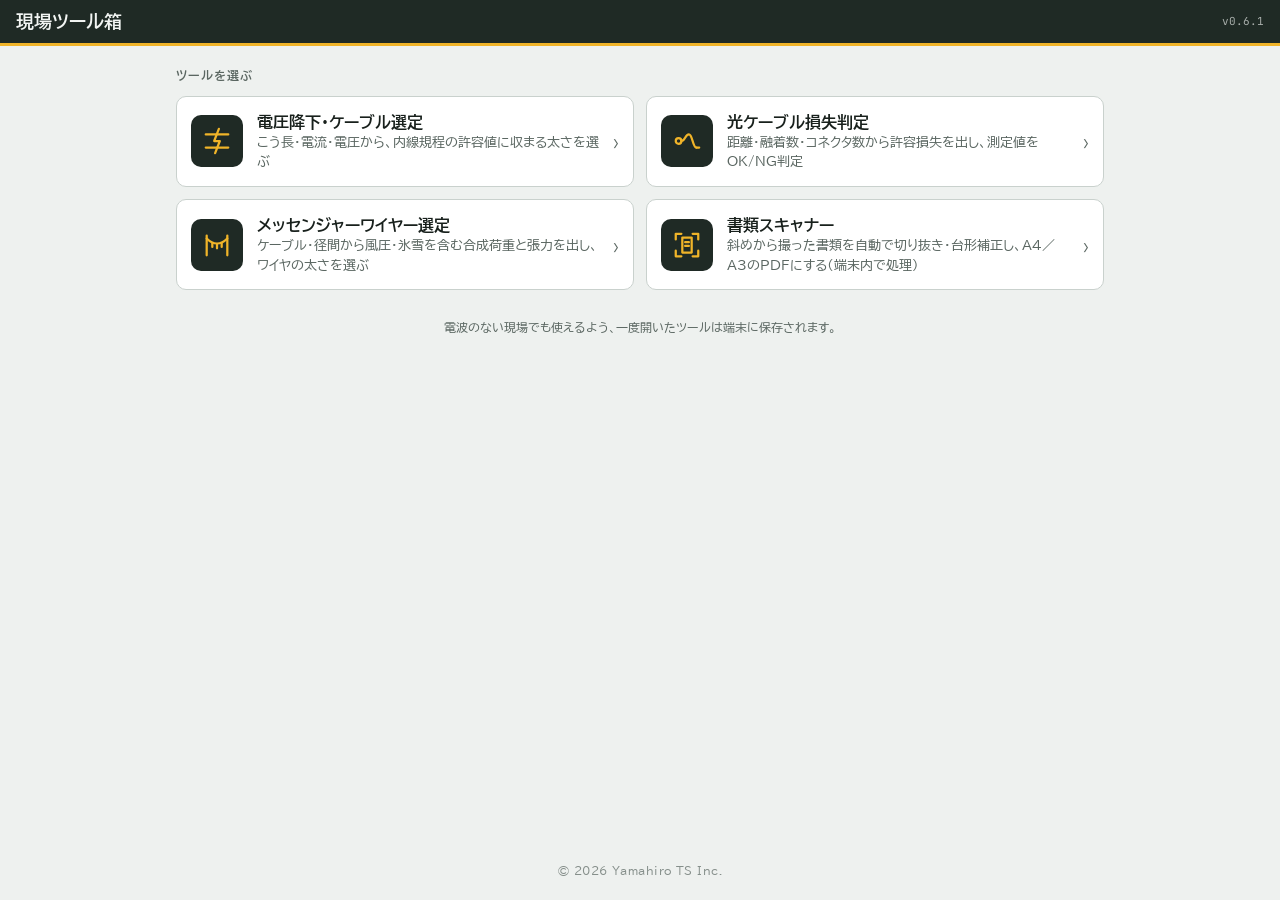
<file: index.html>
<!doctype html>
<html lang="ja">
<head>
<meta charset="utf-8">
<title>現場ツール箱</title>
<meta name="viewport" content="width=device-width, initial-scale=1, viewport-fit=cover">
<meta name="claude:viewport-fit-sides" content="cover">
<meta name="app-root" content="./">
<meta name="theme-color" content="#1f2a25">
<link rel="manifest" href="manifest.webmanifest">
<link rel="icon" href="icons/icon-192.png">
<link rel="apple-touch-icon" href="icons/icon-192.png">
<link rel="preconnect" href="https://fonts.googleapis.com">
<link rel="stylesheet" href="https://fonts.googleapis.com/css2?family=BIZ+UDPGothic:wght@400;700&family=JetBrains+Mono:wght@500;700&display=swap">
<link rel="stylesheet" href="shared/app.css">
</head>
<body>
<header class="app-head">
  <h1>現場ツール箱</h1>
  <span class="badge-ver" data-app-version></span>
</header>

<main>
  <p class="section-label">ツールを選ぶ</p>
  <ul class="tool-list" id="tool-list"></ul>

  <p class="foot">電波のない現場でも使えるよう、一度開いたツールは端末に保存されます。</p>
</main>

<footer class="credit">© 2026 Yamahiro TS Inc.</footer>

<script src="shared/app.js"></script>
<script src="shared/tools.js"></script>
<script>
  (function () {
    var list = document.getElementById("tool-list");
    TOOLS.forEach(function (t) {
      var li = document.createElement("li");
      var ready = t.status === "ready";
      var el = document.createElement(ready ? "a" : "div");
      el.className = "tool" + (ready ? "" : " soon");
      if (ready) el.href = t.path; else el.setAttribute("aria-disabled", "true");
      el.innerHTML =
        '<span class="ico" aria-hidden="true">' + t.icon + '</span>' +
        '<div><div class="name"></div><div class="desc"></div></div>' +
        (ready ? '<span class="chev" aria-hidden="true">›</span>' : '<span class="tag">準備中</span>');
      el.querySelector(".name").textContent = t.name;
      el.querySelector(".desc").textContent = t.desc;
      li.appendChild(el);
      list.appendChild(li);
    });
  })();
</script>
</body>
</html>
</file>
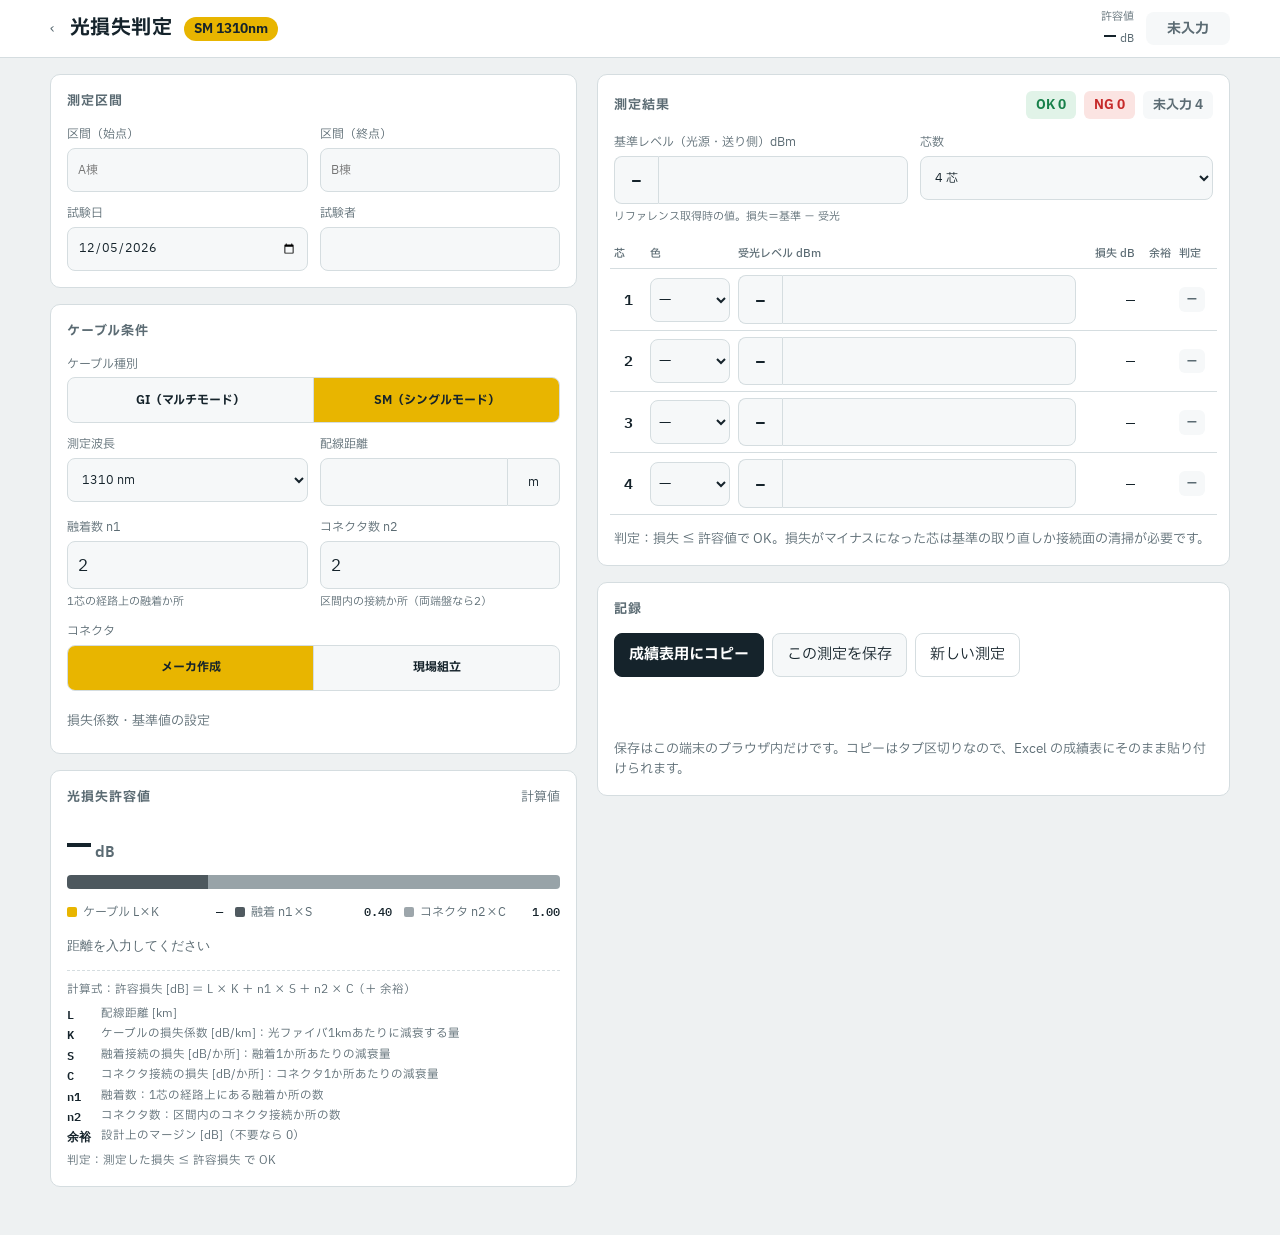
<file: tools/fiber-loss/index.html>
<!doctype html>
<html lang="ja">
<head>
<meta charset="utf-8">
<meta name="viewport" content="width=device-width, initial-scale=1, viewport-fit=cover">
<meta name="app-root" content="../../">
<meta name="theme-color" content="#1f2a25">
<link rel="manifest" href="../../manifest.webmanifest">
<link rel="icon" href="../../icons/icon-192.png">
<title>光損失判定</title>
<meta name="claude:viewport-fit-sides" content="cover">
<link rel="preconnect" href="https://fonts.googleapis.com">
<link rel="preconnect" href="https://fonts.gstatic.com" crossorigin>
<link rel="stylesheet" href="https://fonts.googleapis.com/css2?family=IBM+Plex+Mono:wght@500;600&family=IBM+Plex+Sans+JP:wght@400;500;700&display=swap">
<style>
/* Layout: one narrow field column. Sticky verdict bar on top, then 条件 → 許容値 → 芯線ごとの測定 → 記録. Accent follows the jacket colour of the cable type (SM yellow / GI orange). */
:root{
  --bg:#eef1f2; --panel:#ffffff; --ink:#15232b; --muted:#5b6b73; --line:#d5dde0; --field:#f6f8f9;
  --sm:#e8b500; --gi:#e8711c; --accent:var(--sm); --on-accent:#15232b;
  --ok:#17804a; --ok-bg:#e1f3e8; --ng:#c62a2a; --ng-bg:#fbe4e2; --warn:#9a6400; --warn-bg:#fdf1d6;
  --f-body:"IBM Plex Sans JP","Hiragino Sans","Noto Sans JP",system-ui,sans-serif;
  --f-num:"IBM Plex Mono",ui-monospace,"SFMono-Regular",Menlo,monospace;
}
@media (prefers-color-scheme: dark){:root:not([data-theme="light"]){
  --bg:#0f171b; --panel:#17232a; --ink:#e3eaed; --muted:#93a4ac; --line:#2a3a42; --field:#1e2c33;
  --sm:#f0c419; --gi:#f08a3c; --on-accent:#111a1f;
  --ok:#4cc483; --ok-bg:#163527; --ng:#ff7a70; --ng-bg:#3f1d1c; --warn:#f0b54a; --warn-bg:#3a2d12; color-scheme:dark}}
:root[data-theme="dark"]{
  --bg:#0f171b; --panel:#17232a; --ink:#e3eaed; --muted:#93a4ac; --line:#2a3a42; --field:#1e2c33;
  --sm:#f0c419; --gi:#f08a3c; --on-accent:#111a1f;
  --ok:#4cc483; --ok-bg:#163527; --ng:#ff7a70; --ng-bg:#3f1d1c; --warn:#f0b54a; --warn-bg:#3a2d12; color-scheme:dark}
:root.gi{--accent:var(--gi)}
*{box-sizing:border-box}
body{background:var(--bg);color:var(--ink);font-family:var(--f-body);font-size:15px;line-height:1.55;
  padding-left:max(16px,env(safe-area-inset-left,0px));padding-right:max(16px,env(safe-area-inset-right,0px));padding-block:0 48px}
body::before{content:"";position:fixed;inset:0 0 auto;height:env(safe-area-inset-top,0px);z-index:10;background:var(--panel)}
.wrap{max-width:720px;margin:0 auto;display:flex;flex-direction:column;gap:16px}
.num{font-family:var(--f-num);font-variant-numeric:tabular-nums}
h1{font-size:20px;margin:0;font-weight:700;letter-spacing:.02em}
h2{font-size:13px;margin:0;font-weight:700;letter-spacing:.08em;color:var(--muted)}
.bar{position:sticky;top:env(safe-area-inset-top,0px);z-index:5;background:var(--panel);border-bottom:1px solid var(--line);
  margin:0 calc(-1*max(16px,env(safe-area-inset-right,0px))) 0 calc(-1*max(16px,env(safe-area-inset-left,0px)));
  padding:10px max(16px,env(safe-area-inset-right,0px)) 10px max(16px,env(safe-area-inset-left,0px))}
.bar-in{max-width:720px;margin:0 auto;display:flex;align-items:center;gap:12px;flex-wrap:wrap}
.tag{display:inline-flex;align-items:center;gap:6px;font-weight:700;font-size:13px;padding:2px 10px;border-radius:999px;background:var(--accent);color:var(--on-accent)}
.bar .allow{margin-left:auto;text-align:right;line-height:1.2}
.bar .allow small{display:block;font-size:11px;color:var(--muted)}
.bar .allow b{font-size:20px}
.verdict{font-weight:700;font-size:14px;padding:6px 12px;border-radius:8px;min-width:84px;text-align:center}
.v-ok{background:var(--ok-bg);color:var(--ok)} .v-ng{background:var(--ng-bg);color:var(--ng)} .v-none{background:var(--field);color:var(--muted)} .v-warn{background:var(--warn-bg);color:var(--warn)}
section.panel{background:var(--panel);border:1px solid var(--line);border-radius:10px;padding:16px;display:flex;flex-direction:column;gap:14px}
.head{display:flex;align-items:baseline;justify-content:space-between;gap:8px;flex-wrap:wrap}
.grid{display:grid;grid-template-columns:repeat(2,minmax(0,1fr));gap:12px}
.grid .full{grid-column:1/-1}
@media (max-width:420px){.grid.g3{grid-template-columns:1fr 1fr}}
.g3{grid-template-columns:repeat(3,minmax(0,1fr))}
label.f{display:flex;flex-direction:column;gap:4px;font-size:12px;color:var(--muted);min-width:0}
label.f .hint{font-size:11px}
input,select{font:inherit;color:var(--ink);background:var(--field);border:1px solid var(--line);border-radius:8px;padding:10px 10px;width:100%;min-width:0;min-height:44px}
input.num{font-size:17px}
input:focus-visible,select:focus-visible,button:focus-visible{outline:2px solid var(--accent);outline-offset:1px}
.unit{display:flex;gap:0;min-width:0}
.unit input{border-radius:8px 0 0 8px}
.unit button{border-radius:0 8px 8px 0;border-left:0;min-width:52px}
.seg{display:flex;border:1px solid var(--line);border-radius:8px;overflow:hidden;background:var(--field)}
.seg button{flex:1;border:0;border-radius:0;background:transparent;min-height:44px;font-weight:700}
.seg button+button{border-left:1px solid var(--line)}
.seg button[aria-pressed="true"]{background:var(--accent);color:var(--on-accent)}
button{font:inherit;color:var(--ink);background:var(--field);border:1px solid var(--line);border-radius:8px;padding:8px 14px;min-height:44px;cursor:pointer}
button.primary{background:var(--ink);color:var(--panel);border-color:var(--ink);font-weight:700}
button.ghost{background:transparent}
.formula{font-family:var(--f-num);font-size:13px;color:var(--muted);overflow-x:auto;white-space:nowrap}
.result{display:flex;align-items:flex-end;gap:12px;flex-wrap:wrap}
.result .big{font-size:40px;font-weight:600;line-height:1}
.result .big small{font-size:16px;color:var(--muted);margin-left:4px}
.stack{display:flex;height:14px;border-radius:4px;overflow:hidden;background:var(--field)}
.stack span{display:block;height:100%}
.legend{display:grid;grid-template-columns:repeat(auto-fit,minmax(140px,1fr));gap:6px 12px;font-size:12px;color:var(--muted)}
.legend div{display:flex;gap:6px;align-items:center;min-width:0}
.legend i{width:10px;height:10px;border-radius:2px;flex:none}
.legend b{color:var(--ink);margin-left:auto;font-weight:500}
.c1{background:var(--accent)} .c2{background:var(--ink);opacity:.75} .c3{background:var(--muted);opacity:.6} .c4{background:var(--line)}
details summary{cursor:pointer;font-size:13px;color:var(--muted);min-height:32px;display:flex;align-items:center}
.check{display:flex;align-items:center;gap:8px;font-size:14px}
.check input{width:22px;height:22px;min-height:0}
.lvl{display:flex;min-width:0}
.lvl button{border-radius:8px 0 0 8px;border-right:0;min-width:44px;padding:0;font-family:var(--f-num);font-size:18px;font-weight:600}
.lvl input{border-radius:0 8px 8px 0}
.lvl .u{display:none}
.tbl-wrap{overflow-x:auto;margin:0 -4px}
table{width:100%;border-collapse:collapse;min-width:440px}
th{font-size:11px;color:var(--muted);font-weight:500;text-align:left;padding:6px 4px;border-bottom:1px solid var(--line);white-space:nowrap}
td{padding:6px 4px;border-bottom:1px solid var(--line);vertical-align:middle}
td.no{font-family:var(--f-num);font-weight:600;width:36px;text-align:center}
td.col select{min-width:64px;padding:8px 4px}
td.loss,td.mg{font-family:var(--f-num);font-variant-numeric:tabular-nums;text-align:right;white-space:nowrap}
td.mg{color:var(--muted);font-size:13px}
.chip{display:inline-block;font-size:12px;font-weight:700;padding:3px 8px;border-radius:6px;white-space:nowrap}
.counts{display:flex;gap:8px;flex-wrap:wrap}
.counts .chip{font-size:13px;padding:4px 10px}
.row{display:flex;gap:8px;flex-wrap:wrap}
.toast{font-size:13px;color:var(--ok);min-height:20px}
.note{font-size:13px;color:var(--muted)}
.notes{display:flex;flex-direction:column;gap:10px;font-size:14px}
.notes div{border-left:3px solid var(--accent);padding-left:10px}
.notes b{display:block;font-size:14px}
.rec{display:flex;align-items:center;gap:8px;border-bottom:1px solid var(--line);padding:6px 0;flex-wrap:wrap}
.rec .t{flex:1;min-width:0;font-size:14px;overflow-wrap:anywhere}
.rec .t small{display:block;color:var(--muted);font-size:12px}
textarea#copyfb{width:100%;min-height:120px;font-family:var(--f-num);font-size:12px;background:var(--field);color:var(--ink);border:1px solid var(--line);border-radius:8px}
.confirm{display:flex;gap:8px;align-items:center;flex-wrap:wrap;font-size:13px}
@media (prefers-reduced-motion:no-preference){.verdict,.chip{transition:background .15s,color .15s}}
</style>

<style>
*{box-sizing:border-box}
html,body{margin:0}
[hidden]{display:none!important}
img{max-width:100%}
:root{padding-top:env(safe-area-inset-top,0px);padding-bottom:env(safe-area-inset-bottom,0px)}
.legendNote{font-size:11.5px;line-height:1.6;color:var(--muted);border-top:1px dashed var(--line);padding-top:10px}
.legendNote p{margin:0}
.legendNote dl{display:grid;grid-template-columns:auto 1fr;gap:2px 10px;margin:6px 0}
.legendNote dt{font-family:var(--f-num);font-weight:600;color:var(--ink)}
.legendNote dd{margin:0;min-width:0}
.pane{display:flex;flex-direction:column;gap:16px;min-width:0}
@media (min-width:900px){
  .wrap{max-width:1180px;display:grid;grid-template-columns:minmax(0,5fr) minmax(0,6fr);gap:20px;align-items:start}
  .bar-in{max-width:1180px}
}
.back{color:var(--muted);text-decoration:none;font-size:14px;display:inline-flex;align-items:center;min-height:36px;padding-right:4px}
.back:focus-visible{outline:2px solid var(--accent);outline-offset:2px;border-radius:6px}
</style>
</head>
<body>
<div class="bar">
  <div class="bar-in">
    <a class="back" href="../../index.html" aria-label="メニューに戻る">‹</a>
    <h1>光損失判定</h1>
    <span class="tag" id="barTag">SM 1310nm</span>
    <div class="allow"><small>許容値</small><b class="num" id="barAllow">—</b> <span class="num" style="font-size:12px;color:var(--muted)">dB</span></div>
    <div class="verdict v-none" id="barVerdict">未入力</div>
  </div>
</div>

<div class="wrap" style="margin-top:16px">
<div class="pane">

  <section class="panel" aria-labelledby="h-sec">
    <div class="head"><h2 id="h-sec">測定区間</h2><span class="note" id="sampleNote"></span></div>
    <div class="grid">
      <label class="f">区間（始点）<input id="from" placeholder="A棟"></label>
      <label class="f">区間（終点）<input id="to" placeholder="B棟"></label>
      <label class="f">試験日<input id="date" type="date"></label>
      <label class="f">試験者<input id="tester"></label>
    </div>
  </section>

  <section class="panel" aria-labelledby="h-cond">
    <h2 id="h-cond">ケーブル条件</h2>
    <div class="grid">
      <div class="f full" style="display:flex;flex-direction:column;gap:4px;font-size:12px;color:var(--muted)">ケーブル種別
        <div class="seg" role="group" aria-label="ケーブル種別">
          <button type="button" id="tGI" aria-pressed="false">GI（マルチモード）</button>
          <button type="button" id="tSM" aria-pressed="true">SM（シングルモード）</button>
        </div>
      </div>
      <label class="f">測定波長<select id="wl"></select></label>
      <label class="f">配線距離
        <span class="unit"><input id="dist" class="num" inputmode="decimal" autocomplete="off"><button type="button" id="unitBtn">m</button></span>
      </label>
      <label class="f">融着数 n1<input id="n1" class="num" inputmode="numeric" autocomplete="off"><span class="hint">1芯の経路上の融着か所</span></label>
      <label class="f">コネクタ数 n2<input id="n2" class="num" inputmode="numeric" autocomplete="off"><span class="hint">区間内の接続か所（両端盤なら2）</span></label>
      <div class="f full" style="display:flex;flex-direction:column;gap:4px;font-size:12px;color:var(--muted)">コネクタ
        <div class="seg" role="group" aria-label="コネクタ">
          <button type="button" id="cMaker" aria-pressed="true">メーカ作成</button>
          <button type="button" id="cField" aria-pressed="false">現場組立</button>
        </div>
      </div>
    </div>

    <details id="coefBox">
      <summary>損失係数・基準値の設定</summary>
      <div class="grid" style="margin-top:8px">
        <label class="f full">係数の基準
          <select id="preset">
            <option value="sheet">成績表準拠（K/S/C は納入仕様書の値）</option>
            <option value="tia">TIA-568 目安</option>
            <option value="manual">手入力</option>
          </select>
        </label>
      </div>
      <div class="grid g3" style="margin-top:12px">
        <label class="f">K dB/km<input id="K" class="num" inputmode="decimal"></label>
        <label class="f">S dB/か所<input id="S" class="num" inputmode="decimal"></label>
        <label class="f">C dB/か所<input id="C" class="num" inputmode="decimal"></label>
      </div>
      <p class="note" id="presetNote" style="margin:8px 0 0"></p>
      <div class="grid" style="margin-top:12px">
        <label class="f">設計余裕（マージン）<input id="margin" class="num" inputmode="decimal"><span class="hint">dB。不要なら 0</span></label>
        <div class="f" style="display:flex;flex-direction:column;gap:6px;font-size:12px;color:var(--muted)">基準値を直接指定
          <label class="check"><input type="checkbox" id="fixedOn"> 仕様書の値を使う</label>
          <input id="fixed" class="num" inputmode="decimal" placeholder="dB" aria-label="基準値 dB">
        </div>
      </div>
    </details>
  </section>

  <section class="panel" aria-labelledby="h-allow">
    <div class="head"><h2 id="h-allow">光損失許容値</h2><span class="note" id="allowSrc"></span></div>
    <div class="result"><div class="big num" id="allowBig">—<small>dB</small></div></div>
    <div class="stack" id="stack" aria-hidden="true"></div>
    <div class="legend" id="legend"></div>
    <div class="formula" id="formula"></div>
    <div class="legendNote">
      <p>計算式：許容損失 [dB] ＝ L × K ＋ n1 × S ＋ n2 × C（＋ 余裕）</p>
      <dl>
        <dt>L</dt><dd>配線距離 [km]</dd>
        <dt>K</dt><dd>ケーブルの損失係数 [dB/km]：光ファイバ1kmあたりに減衰する量</dd>
        <dt>S</dt><dd>融着接続の損失 [dB/か所]：融着1か所あたりの減衰量</dd>
        <dt>C</dt><dd>コネクタ接続の損失 [dB/か所]：コネクタ1か所あたりの減衰量</dd>
        <dt>n1</dt><dd>融着数：1芯の経路上にある融着か所の数</dd>
        <dt>n2</dt><dd>コネクタ数：区間内のコネクタ接続か所の数</dd>
        <dt>余裕</dt><dd>設計上のマージン [dB]（不要なら 0）</dd>
      </dl>
      <p>判定：測定した損失 ≦ 許容損失 で OK</p>
    </div>
  </section>

</div>
<div class="pane">
  <section class="panel" aria-labelledby="h-meas">
    <div class="head"><h2 id="h-meas">測定結果</h2>
      <div class="counts" id="counts"></div>
    </div>
    <div class="grid">
      <label class="f" id="refWrap">基準レベル（光源・送り側）dBm
        <span class="lvl"><button type="button" id="refSign" aria-label="符号を切替">−</button><input id="ref" class="num" inputmode="decimal" autocomplete="off"></span>
        <span class="hint">リファレンス取得時の値。損失＝基準 − 受光</span>
      </label>
      <label class="f">芯数
        <select id="count"></select>
      </label>
    </div>
    <div class="tbl-wrap">
      <table>
        <thead><tr><th>芯</th><th>色</th><th id="thIn">受光レベル dBm</th><th style="text-align:right">損失 dB</th><th style="text-align:right">余裕</th><th>判定</th></tr></thead>
        <tbody id="rows"></tbody>
      </table>
    </div>
    <p class="note" style="margin:0">判定：損失 ≦ 許容値で OK。損失がマイナスになった芯は基準の取り直しか接続面の清掃が必要です。</p>
  </section>

  <section class="panel" aria-labelledby="h-rec">
    <h2 id="h-rec">記録</h2>
    <div class="row">
      <button type="button" class="primary" id="copyBtn">成績表用にコピー</button>
      <button type="button" id="saveBtn">この測定を保存</button>
      <button type="button" class="ghost" id="newBtn">新しい測定</button>
    </div>
    <div class="confirm" id="newConfirm" hidden>入力中の内容を消します。<button type="button" id="newYes">消して新規</button><button type="button" class="ghost" id="newNo">やめる</button></div>
    <div class="toast" id="toast" role="status"></div>
    <textarea id="copyfb" hidden readonly aria-label="コピー用テキスト"></textarea>
    <div id="recList"></div>
    <p class="note" style="margin:0">保存はこの端末のブラウザ内だけです。コピーはタブ区切りなので、Excel の成績表にそのまま貼り付けられます。</p>
  </section>

</div>
</div>

<script>
(function(){
const $=id=>document.getElementById(id);
const COLORS=["","青","黄","緑","赤","紫","白","茶","灰","橙","黒","桃","水"];
const COUNTS=[1,2,4,6,8,12,16,24,32,40,48];
const WL={SM:[1310,1550],GI:[850,1300]};
const KEY="fiberLoss.v1";

function blank(){
  return {from:"",to:"",date:today(),tester:"",type:"SM",wl:1310,dist:"",unit:"m",n1:"2",n2:"2",conn:"maker",
    preset:"sheet",K:"",S:"",C:"",margin:"0",fixedOn:false,fixed:"",mode:"level",ref:{m:"",neg:true},count:4,
    cores:[...Array(4)].map(()=>({color:"",rx:{m:"",neg:true},loss:""})),isSample:false};
}
function today(){const d=new Date();return d.getFullYear()+"-"+String(d.getMonth()+1).padStart(2,"0")+"-"+String(d.getDate()).padStart(2,"0")}

let S;
try{S=JSON.parse(localStorage.getItem(KEY+".draft"))}catch(e){S=null}
if(!S||!S.cores)S=blank(); // 初回は空の入力画面（融着数 n1=2・コネクタ数 n2=2）
S.mode="level"; // 入力方法はレベル入力のみ（損失値での入力は廃止）

function num(v){if(v===null||v===undefined)return NaN;const t=String(v).replace(/[，,]/g,".").replace(/[０-９．－]/g,c=>String.fromCharCode(c.charCodeAt(0)-0xFEE0)).replace("ー","-").trim();if(t==="")return NaN;return Number(t)}
function lvl(o){let v=num(o.m);if(isNaN(v))return NaN;v=Math.abs(v);return o.neg?-v:v}
function f2(v){return isNaN(v)?"—":v.toFixed(2)}
function esc(s){return String(s).replace(/[&<>"]/g,c=>({"&":"&amp;","<":"&lt;",">":"&gt;",'"':"&quot;"}[c]))}

function presetCoef(){
  const t=S.type,w=S.wl,cf=S.conn==="field";
  if(S.preset==="sheet"){
    return {K:t==="SM"?0.5:(w===850?3.0:1.0),S:0.2,C:cf?(t==="SM"?1.0:0.8):0.5,
      note:(t==="GI"&&w===850?"成績表に 850nm の係数がないため K は TIA 目安 3.0 を使用。":"")+"成績表：K SM0.5／GI1.0、S 0.2、C 0.5（現場組立 SM1.0／GI0.8）。"};
  }
  if(S.preset==="tia"){
    return {K:t==="SM"?0.5:(w===850?3.0:1.5),S:0.3,C:0.75,note:"TIA-568 の目安：マルチモード 3.0（850nm）／1.5（1300nm）、シングルモード 0.5 dB/km、融着 0.3、コネクタ 0.75 dB。"};
  }
  return null;
}
function applyPreset(){
  const p=presetCoef();
  if(p){S.K=String(p.K);S.S=String(p.S);S.C=String(p.C);$("K").value=S.K;$("S").value=S.S;$("C").value=S.C;$("presetNote").textContent=p.note}
  else $("presetNote").textContent="係数を手入力しています。納入仕様書の値を入れてください。";
}

function calc(){
  const Lkm=S.unit==="m"?num(S.dist)/1000:num(S.dist);
  const K=num(S.K),Sv=num(S.S),C=num(S.C),n1=num(S.n1)||0,n2=num(S.n2)||0,mg=num(S.margin)||0;
  const parts=[Lkm*K,n1*Sv,n2*C,mg];
  let total=parts.reduce((a,b)=>a+b,0);
  let fixed=S.fixedOn?num(S.fixed):NaN;
  const raw=S.fixedOn?fixed:total;
  const allow=isNaN(raw)?NaN:Math.floor(raw*100+1e-9)/100;
  return {Lkm,K,Sv,C,n1,n2,mg,parts,total,allow};
}

function coreLoss(c){
  if(S.mode==="loss")return num(c.loss);
  const r=lvl(S.ref),x=lvl(c.rx);
  if(isNaN(r)||isNaN(x))return NaN;
  return Math.round((r-x)*100)/100;
}
function judge(loss,allow){
  if(isNaN(loss)||isNaN(allow))return {k:"none",t:"—"};
  if(loss<0)return {k:"warn",t:"再測定"};
  return loss<=allow+1e-9?{k:"ok",t:"OK"}:{k:"ng",t:"NG"};
}

function update(){
  document.documentElement.classList.toggle("gi",S.type==="GI");
  const r=calc();
  $("barTag").textContent=S.type+" "+S.wl+"nm";
  $("barAllow").textContent=f2(r.allow);
  $("allowBig").innerHTML=esc(f2(r.allow))+"<small>dB</small>";
  $("allowSrc").textContent=S.fixedOn?"仕様書の基準値":(r.mg?"計算値＋余裕":"計算値");
  const labels=["ケーブル L×K","融着 n1×S","コネクタ n2×C","余裕"];
  const cls=["c1","c2","c3","c4"];
  const tot=r.parts.reduce((a,b)=>a+(isNaN(b)?0:b),0);
  $("stack").innerHTML=r.parts.map((p,i)=>(!isNaN(p)&&p>0&&tot>0)?'<span class="'+cls[i]+'" style="width:'+(p/tot*100).toFixed(2)+'%"></span>':"").join("");
  $("legend").innerHTML=r.parts.map((p,i)=>(i===3&&!r.mg)?"":'<div><i class="'+cls[i]+'"></i>'+labels[i]+'<b class="num">'+f2(p)+'</b></div>').join("");
  $("stack").style.opacity=S.fixedOn?.35:1;
  $("formula").textContent=isNaN(r.Lkm)?"距離を入力してください":
    "("+r.Lkm.toFixed(3)+"km×"+S.K+") + ("+r.n1+"×"+S.S+") + ("+r.n2+"×"+S.C+")"+(r.mg?" + "+r.mg:"")+" = "+(isNaN(r.total)?"—":r.total.toFixed(4))+" dB"+(S.fixedOn?"（参考）":"");
  // rows
  let ok=0,ng=0,wr=0,none=0;
  S.cores.forEach((c,i)=>{
    const L=coreLoss(c),j=judge(L,r.allow);
    const tr=$("rows").children[i];if(!tr)return;
    tr.querySelector(".loss").textContent=f2(L);
    tr.querySelector(".mg").textContent=(isNaN(L)||isNaN(r.allow))?"":(r.allow-L>=0?"+":"")+(r.allow-L).toFixed(2);
    const ch=tr.querySelector(".chip");ch.textContent=j.t;ch.className="chip v-"+j.k;
    if(j.k==="ok")ok++;else if(j.k==="ng")ng++;else if(j.k==="warn")wr++;else none++;
  });
  $("counts").innerHTML='<span class="chip v-ok">OK '+ok+'</span><span class="chip v-ng">NG '+ng+'</span>'+(wr?'<span class="chip v-warn">再測定 '+wr+'</span>':"")+'<span class="chip v-none">未入力 '+none+'</span>';
  const v=$("barVerdict");
  if(ng){v.className="verdict v-ng";v.textContent="NG "+ng+"芯"}
  else if(wr){v.className="verdict v-warn";v.textContent="要再測定"}
  else if(none===S.cores.length){v.className="verdict v-none";v.textContent="未入力"}
  else if(none){v.className="verdict v-ok";v.textContent="OK（"+ok+"/"+S.cores.length+"）"}
  else {v.className="verdict v-ok";v.textContent="全芯 OK"}
  $("sampleNote").textContent=S.isSample?"記入例を表示中（成績表の例を再現）":"";
  save();
}
function save(){try{localStorage.setItem(KEY+".draft",JSON.stringify(S))}catch(e){}}

function buildRows(){
  const n=S.count;
  while(S.cores.length<n)S.cores.push({color:"",rx:{m:"",neg:true},loss:""});
  S.cores.length=n;
  $("thIn").textContent=S.mode==="level"?"受光レベル dBm":"損失 dB（測定器表示）";
  $("refWrap").hidden=S.mode!=="level";
  $("rows").innerHTML=S.cores.map((c,i)=>{
    const sel='<select id="col'+i+'" aria-label="芯'+(i+1)+'の色">'+COLORS.map(x=>'<option'+(x===c.color?" selected":"")+' value="'+x+'">'+(x||"—")+'</option>').join("")+'</select>';
    const inp=S.mode==="level"
      ?'<span class="lvl"><button type="button" id="sg'+i+'" aria-label="芯'+(i+1)+'の符号">'+(c.rx.neg?"−":"+")+'</button><input id="rx'+i+'" class="num" inputmode="decimal" autocomplete="off" value="'+esc(c.rx.m)+'" aria-label="芯'+(i+1)+'の受光レベル"></span>'
      :'<input id="ls'+i+'" class="num" inputmode="decimal" autocomplete="off" value="'+esc(c.loss)+'" aria-label="芯'+(i+1)+'の損失">';
    return '<tr><td class="no">'+(i+1)+'</td><td class="col">'+sel+'</td><td>'+inp+'</td><td class="loss">—</td><td class="mg"></td><td><span class="chip v-none">—</span></td></tr>';
  }).join("");
  S.cores.forEach((c,i)=>{
    $("col"+i).onchange=e=>{c.color=e.target.value;touch();update()};
    if(S.mode==="level"){
      $("rx"+i).oninput=e=>{let t=e.target.value;if(/^\s*[-−ー－]/.test(t)){t=t.replace(/^\s*[-−ー－]/,"");e.target.value=t;c.rx.neg=!c.rx.neg;$("sg"+i).textContent=c.rx.neg?"−":"+"}c.rx.m=t;touch();update()};
      $("sg"+i).onclick=()=>{c.rx.neg=!c.rx.neg;$("sg"+i).textContent=c.rx.neg?"−":"+";touch();update()};
    }else{
      $("ls"+i).oninput=e=>{c.loss=e.target.value;touch();update()};
    }
  });
}
function touch(){S.isSample=false}

function fillWl(){$("wl").innerHTML=WL[S.type].map(w=>'<option value="'+w+'"'+(w===S.wl?" selected":"")+'>'+w+' nm</option>').join("")}
function render(){
  ["from","to","date","tester","dist","n1","n2","margin","fixed"].forEach(k=>$(k).value=S[k]||"");
  $("unitBtn").textContent=S.unit;
  $("tSM").setAttribute("aria-pressed",S.type==="SM");$("tGI").setAttribute("aria-pressed",S.type==="GI");
  $("cMaker").setAttribute("aria-pressed",S.conn==="maker");$("cField").setAttribute("aria-pressed",S.conn==="field");
  fillWl();
  $("preset").value=S.preset;
  if(S.preset==="manual"){$("K").value=S.K;$("S").value=S.S;$("C").value=S.C}
  applyPreset();
  $("fixedOn").checked=!!S.fixedOn;$("fixed").disabled=!S.fixedOn;
  $("ref").value=S.ref.m;$("refSign").textContent=S.ref.neg?"−":"+";
  $("count").innerHTML=COUNTS.map(n=>'<option value="'+n+'"'+(n===S.count?" selected":"")+'>'+n+' 芯</option>').join("");
  buildRows();update();
}

// bindings
["from","to","date","tester","dist","n1","n2","margin","fixed"].forEach(k=>$(k).addEventListener("input",e=>{S[k]=e.target.value;touch();update()}));
$("unitBtn").onclick=()=>{const v=num(S.dist);if(S.unit==="m"){S.unit="km";if(!isNaN(v))S.dist=String(+(v/1000).toFixed(4))}else{S.unit="m";if(!isNaN(v))S.dist=String(+(v*1000).toFixed(1))}$("dist").value=S.dist;$("unitBtn").textContent=S.unit;update()};
function setType(t){S.type=t;S.wl=WL[t][0];touch();fillWl();$("tSM").setAttribute("aria-pressed",t==="SM");$("tGI").setAttribute("aria-pressed",t==="GI");applyPreset();update()}
$("tSM").onclick=()=>setType("SM");$("tGI").onclick=()=>setType("GI");
$("wl").onchange=e=>{S.wl=+e.target.value;touch();applyPreset();update()};
function setConn(c){S.conn=c;touch();$("cMaker").setAttribute("aria-pressed",c==="maker");$("cField").setAttribute("aria-pressed",c==="field");applyPreset();update()}
$("cMaker").onclick=()=>setConn("maker");$("cField").onclick=()=>setConn("field");
$("preset").onchange=e=>{S.preset=e.target.value;touch();applyPreset();update()};
["K","S","C"].forEach(k=>$(k).addEventListener("input",e=>{S[k]=e.target.value;if(S.preset!=="manual"){S.preset="manual";$("preset").value="manual";$("presetNote").textContent="係数を手入力しています。納入仕様書の値を入れてください。"}touch();update()}));
$("fixedOn").onchange=e=>{S.fixedOn=e.target.checked;$("fixed").disabled=!S.fixedOn;if(S.fixedOn)$("fixed").focus();touch();update()};
$("ref").addEventListener("input",e=>{let t=e.target.value;if(/^\s*[-−ー－]/.test(t)){t=t.replace(/^\s*[-−ー－]/,"");e.target.value=t;S.ref.neg=!S.ref.neg;$("refSign").textContent=S.ref.neg?"−":"+"}S.ref.m=t;touch();update()});
$("refSign").onclick=()=>{S.ref.neg=!S.ref.neg;$("refSign").textContent=S.ref.neg?"−":"+";touch();update()};
$("count").onchange=e=>{S.count=+e.target.value;touch();buildRows();update()};

function toast(t){$("toast").textContent=t;clearTimeout(toast._t);toast._t=setTimeout(()=>$("toast").textContent="",3000)}
function reportText(){
  const r=calc(),L=[];
  L.push(["光ケーブル試験成績表"].join("\t"));
  L.push(["測定区間",(S.from||"")+"～"+(S.to||""),"試験年月日",S.date||"","試験者",S.tester||""].join("\t"));
  L.push(["ケーブル種別",S.type,"波長",S.wl+"nm","ケーブル長",isNaN(r.Lkm)?"":r.Lkm.toFixed(3)+"km"].join("\t"));
  L.push(["融着 n1",r.n1,"コネクタ n2",r.n2,"コネクタ",S.conn==="field"?"現場組立":"メーカ作成"].join("\t"));
  L.push(["K",S.K,"S",S.S,"C",S.C,"余裕",r.mg].join("\t"));
  L.push(["許容値",f2(r.allow)+" dB",S.fixedOn?"仕様書指定":"計算値"].join("\t"));
  L.push("");
  L.push((S.mode==="level"?["芯線No.","色","基準レベル dBm","受光レベル dBm","損失 dB","許容値 dB","判定"]:["芯線No.","色","損失 dB","許容値 dB","判定"]).join("\t"));
  S.cores.forEach((c,i)=>{const l=coreLoss(c),j=judge(l,r.allow);
    const jt=j.k==="ok"?"良":j.k==="ng"?"否":j.k==="warn"?"再測定":"";
    L.push((S.mode==="level"?[i+1,c.color,f2(lvl(S.ref)),f2(lvl(c.rx)),f2(l),f2(r.allow),jt]:[i+1,c.color,f2(l),f2(r.allow),jt]).join("\t"))});
  return L.join("\n");
}
$("copyBtn").onclick=()=>{
  const t=reportText();const fb=$("copyfb");
  const fallback=()=>{fb.hidden=false;fb.value=t;fb.focus();fb.select();toast("自動コピーできませんでした。下の枠を選択してコピーしてください。")};
  try{navigator.clipboard.writeText(t).then(()=>{fb.hidden=true;toast("コピーしました。Excel に貼り付けできます。")},fallback)}catch(e){fallback()}
};
function recs(){try{return JSON.parse(localStorage.getItem(KEY+".recs"))||[]}catch(e){return []}}
function setRecs(a){try{localStorage.setItem(KEY+".recs",JSON.stringify(a));return true}catch(e){return false}}
function drawRecs(){
  const a=recs();
  $("recList").innerHTML=a.length?a.map((x,i)=>'<div class="rec"><div class="t">'+esc((x.s.from||"—")+" ～ "+(x.s.to||"—"))+'<small>'+esc(x.s.date||"")+" ・ "+esc(x.s.type)+" ・ "+esc(x.sum)+'</small></div><button type="button" data-l="'+i+'">開く</button><button type="button" class="ghost" data-d="'+i+'">削除</button></div>').join(""):"";
  $("recList").querySelectorAll("[data-l]").forEach(b=>b.onclick=()=>{S=JSON.parse(JSON.stringify(recs()[+b.dataset.l].s));S.mode="level";render();toast("記録を開きました");window.scrollTo({top:0})});
  $("recList").querySelectorAll("[data-d]").forEach(b=>b.onclick=()=>{
    if(b.dataset.armed){const a=recs();a.splice(+b.dataset.d,1);setRecs(a);drawRecs();toast("削除しました")}
    else{b.dataset.armed="1";b.textContent="もう一度で削除";setTimeout(()=>{if(b.isConnected){delete b.dataset.armed;b.textContent="削除"}},3000)}
  });
}
$("saveBtn").onclick=()=>{const a=recs();a.unshift({s:JSON.parse(JSON.stringify(S)),sum:$("barVerdict").textContent+" ／ 許容値 "+$("barAllow").textContent+"dB"});if(setRecs(a.slice(0,50))){drawRecs();toast("保存しました")}else toast("この端末では保存できません。コピーで控えてください。")};
$("newBtn").onclick=()=>{$("newConfirm").hidden=false};
$("newNo").onclick=()=>{$("newConfirm").hidden=true};
$("newYes").onclick=()=>{$("newConfirm").hidden=true;const keep={type:S.type,wl:S.wl,preset:S.preset,K:S.K,S:S.S,C:S.C};S=blank();if(keep.preset==="manual")Object.assign(S,keep);else{S.type=keep.type;S.wl=keep.wl;S.preset=keep.preset}render();toast("新しい測定を始めました")};

render();drawRecs();
})();
</script>

<script src="../../shared/app.js"></script>
</body>
</html>
</file>
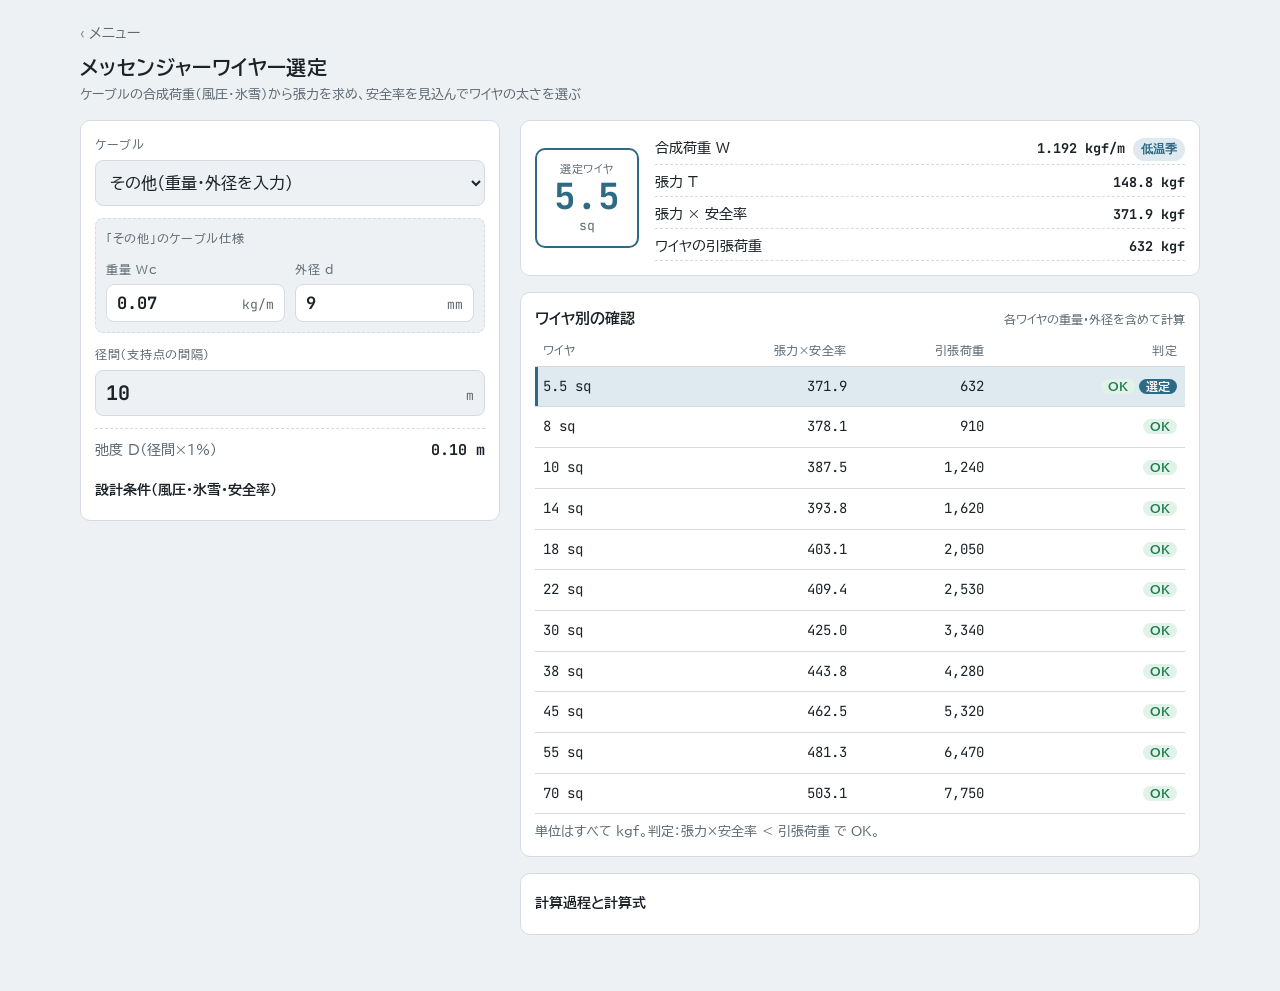
<file: tools/messenger-wire/index.html>
<!doctype html>
<html lang="ja">
<head>
<meta charset="utf-8">
<title>メッセンジャーワイヤー選定</title>
<meta name="viewport" content="width=device-width, initial-scale=1, viewport-fit=cover">
<meta name="claude:viewport-fit-sides" content="cover">
<meta name="app-root" content="../../">
<meta name="theme-color" content="#1f2a25">
<link rel="manifest" href="../../manifest.webmanifest">
<link rel="icon" href="../../icons/icon-192.png">
<link rel="preconnect" href="https://fonts.googleapis.com">
<link rel="stylesheet" href="https://fonts.googleapis.com/css2?family=BIZ+UDPGothic:wght@400;700&family=JetBrains+Mono:wght@500;700&display=swap">
<style>
/* Layout: 電圧降下ツールと同じ1カラム（広い画面では左＝入力／右＝結果）。アクセントは亜鉛めっき鋼線の青灰色 */
:root{
  --bg:#eef1f3; --panel:#ffffff; --ink:#1c2328; --muted:#5d6a73; --line:#d5dbe0;
  --accent:#2d6a85; --accent-soft:#dfeaf0; --on-accent:#ffffff;
  --ok:#1f7a4d; --ok-soft:#e1f2e8; --ng:#b3261e; --ng-soft:#f8e2e0; --warn:#8a5a00; --warn-soft:#fbefd5;
  --f-body:"BIZ UDPGothic","Hiragino Sans","Noto Sans JP",system-ui,sans-serif;
  --f-num:"JetBrains Mono",ui-monospace,"Roboto Mono",monospace;
}
@media (prefers-color-scheme: dark){:root:not([data-theme="light"]){
  --bg:#14191d; --panel:#1d2429; --ink:#e7ecef; --muted:#9aa7b0; --line:#323c43;
  --accent:#78b6d3; --accent-soft:#1d3240; --on-accent:#0e1a20;
  --ok:#5cc28e; --ok-soft:#173226; --ng:#f07a70; --ng-soft:#3b1d1b; --warn:#e8b84a; --warn-soft:#3a2d12; color-scheme:dark}}
:root[data-theme="dark"]{
  --bg:#14191d; --panel:#1d2429; --ink:#e7ecef; --muted:#9aa7b0; --line:#323c43;
  --accent:#78b6d3; --accent-soft:#1d3240; --on-accent:#0e1a20;
  --ok:#5cc28e; --ok-soft:#173226; --ng:#f07a70; --ng-soft:#3b1d1b; --warn:#e8b84a; --warn-soft:#3a2d12; color-scheme:dark}
*{box-sizing:border-box}
[hidden]{display:none!important}
html,body{background:var(--bg);color:var(--ink);margin:0}
:root{padding-top:env(safe-area-inset-top,0px);padding-bottom:env(safe-area-inset-bottom,0px)}
body{font-family:var(--f-body);font-size:15px;line-height:1.55;
  padding-left:max(16px,env(safe-area-inset-left,0px));padding-right:max(16px,env(safe-area-inset-right,0px));padding-block:16px 40px}
.wrap{max-width:560px;margin:0 auto;display:flex;flex-direction:column;gap:14px}
.back{display:inline-flex;align-items:center;gap:4px;color:var(--muted);text-decoration:none;font-size:14px;min-height:36px;padding-right:8px}
.back:focus-visible{outline:2px solid var(--accent);outline-offset:2px;border-radius:6px}
header h1{font-size:20px;margin:0;text-wrap:balance;letter-spacing:.02em}
header p{margin:2px 0 0;color:var(--muted);font-size:12.5px}
.panel{background:var(--panel);border:1px solid var(--line);border-radius:10px;padding:14px}
.stack{display:flex;flex-direction:column;gap:12px}
.lbl{display:block;font-size:12px;color:var(--muted);letter-spacing:.06em;margin-bottom:6px}
.grid2{display:grid;grid-template-columns:repeat(2,minmax(0,1fr));gap:10px}
.field{display:flex;flex-direction:column;min-width:0}
.inbox{display:flex;align-items:baseline;border:1px solid var(--line);border-radius:8px;padding:0 10px;background:var(--bg)}
.inbox:focus-within{border-color:var(--accent);box-shadow:0 0 0 2px var(--accent-soft)}
.inbox input{flex:1;min-width:0;border:0;background:transparent;color:var(--ink);font-family:var(--f-num);font-size:20px;font-weight:700;padding:9px 0;outline:none;font-variant-numeric:tabular-nums}
.inbox.sm input{font-size:17px;padding:7px 0}
.inbox span{font-family:var(--f-num);color:var(--muted);font-size:13px;padding-left:4px;white-space:nowrap}
select{width:100%;min-height:46px;font:inherit;font-size:16px;color:var(--ink);background:var(--bg);border:1px solid var(--line);border-radius:8px;padding:8px 10px}
select:focus-visible,button:focus-visible{outline:2px solid var(--accent);outline-offset:1px}
.readout{display:flex;align-items:baseline;justify-content:space-between;gap:8px;font-size:13.5px;color:var(--muted);border-top:1px dashed var(--line);padding-top:10px}
.readout b{font-family:var(--f-num);color:var(--ink);font-size:15px}
.other{border:1px dashed var(--line);border-radius:8px;padding:10px;background:var(--bg)}
.other .inbox{background:var(--panel)}
details summary{cursor:pointer;font-size:13.5px;font-weight:700;min-height:32px;display:flex;align-items:center}
.btn{font:inherit;font-size:13px;color:var(--ink);background:var(--bg);border:1px solid var(--line);border-radius:8px;padding:6px 12px;min-height:38px;cursor:pointer;align-self:flex-start}

.result{display:grid;grid-template-columns:auto 1fr;gap:4px 16px;align-items:center}
.pick{grid-row:span 4;text-align:center;border:2px solid var(--accent);border-radius:10px;padding:10px 14px;min-width:104px}
.pick .k{font-size:11px;color:var(--muted);letter-spacing:.06em}
.pick .v{font-family:var(--f-num);font-size:36px;font-weight:700;line-height:1.1;color:var(--accent)}
.pick .u{font-family:var(--f-num);font-size:13px;color:var(--muted)}
.kv{display:flex;justify-content:space-between;gap:8px;border-bottom:1px dashed var(--line);padding:3px 0;font-size:13.5px}
.kv b{font-family:var(--f-num);font-variant-numeric:tabular-nums;white-space:nowrap}
.band{display:inline-block;font-size:12px;padding:2px 8px;border-radius:99px;background:var(--accent-soft);color:var(--accent);font-weight:700}
.note{font-size:12.5px;color:var(--muted);margin:10px 0 0}
.warn{font-size:13px;background:var(--ng-soft);color:var(--ng);border-radius:8px;padding:8px 10px;margin-top:10px}
.caution{font-size:13px;background:var(--warn-soft);color:var(--warn);border-radius:8px;padding:8px 10px;margin-top:10px}

.tblwrap{overflow-x:auto}
table{width:100%;border-collapse:collapse;font-variant-numeric:tabular-nums}
th{font-size:11.5px;color:var(--muted);font-weight:400;text-align:right;padding:6px 8px;border-bottom:1px solid var(--line);letter-spacing:.04em;white-space:nowrap}
th:first-child,td:first-child{text-align:left}
td{font-family:var(--f-num);font-size:14px;text-align:right;padding:9px 8px;border-bottom:1px solid var(--line);white-space:nowrap}
tr.ng td{color:var(--muted)}
tr.chosen td{background:var(--accent-soft)}
tr.chosen td:first-child{box-shadow:inset 3px 0 0 var(--accent)}
.chip{font-family:var(--f-body);font-size:11.5px;font-weight:700;padding:2px 7px;border-radius:99px}
.chip.ok{background:var(--ok-soft);color:var(--ok)}
.chip.ng{background:var(--ng-soft);color:var(--ng)}
.chip.sel{background:var(--accent);color:var(--on-accent);margin-left:4px}
.hd{display:flex;justify-content:space-between;align-items:baseline;gap:8px;margin-bottom:6px;flex-wrap:wrap}
.hd h2{font-size:15px;margin:0}
.hd span{font-size:12px;color:var(--muted)}
.steps td,.steps th{font-size:12.5px;padding:6px}
.legendNote{font-size:11.5px;line-height:1.6;color:var(--muted);border-top:1px dashed var(--line);padding-top:10px}
.legendNote p{margin:0}
.legendNote dl{display:grid;grid-template-columns:auto 1fr;gap:2px 10px;margin:6px 0}
.legendNote dt{font-family:var(--f-num);font-weight:700;color:var(--ink)}
.legendNote dd{margin:0;min-width:0}

/* 広い画面（タブレット横向き・パソコン）：左に入力、右に結果 */
@media (min-width:900px){
  .wrap{max-width:1120px;display:grid;grid-template-columns:minmax(0,420px) minmax(0,1fr);gap:16px 20px;align-items:start}
  .wrap>header{grid-column:1/-1}
  .wrap>.in{grid-column:1;grid-row:2/span 4;position:sticky;top:16px}
  .wrap>.out{grid-column:2}
}
</style>
</head>
<body>
<div class="wrap">
  <header>
    <a class="back" href="../../index.html">‹ メニュー</a>
    <h1>メッセンジャーワイヤー選定</h1>
    <p>ケーブルの合成荷重（風圧・氷雪）から張力を求め、安全率を見込んでワイヤの太さを選ぶ</p>
  </header>

  <section class="panel stack in" aria-label="入力">
    <div class="field">
      <label class="lbl" for="cable">ケーブル</label>
      <select id="cable"></select>
    </div>
    <div class="other stack" id="otherBox" hidden>
      <span class="lbl" style="margin:0">「その他」のケーブル仕様</span>
      <div class="grid2">
        <div class="field"><label class="lbl" for="owc">重量 Wc</label><div class="inbox sm"><input id="owc" type="number" inputmode="decimal" min="0" step="any"><span>kg/m</span></div></div>
        <div class="field"><label class="lbl" for="od">外径 d</label><div class="inbox sm"><input id="od" type="number" inputmode="decimal" min="0" step="any"><span>mm</span></div></div>
      </div>
    </div>
    <div class="field">
      <label class="lbl" for="span">径間（支持点の間隔）</label>
      <div class="inbox"><input id="span" type="number" inputmode="decimal" min="0" step="any"><span>m</span></div>
    </div>
    <div class="readout"><span>弛度 D（径間×1%）</span><b id="sagOut">—</b></div>

    <details id="condBox">
      <summary>設計条件（風圧・氷雪・安全率）</summary>
      <div class="stack" style="margin-top:8px">
        <div class="grid2">
          <div class="field"><label class="lbl" for="vs">夏風圧 Vs</label><div class="inbox sm"><input id="vs" type="number" inputmode="decimal" min="0" step="any"><span>kg/㎡</span></div></div>
          <div class="field"><label class="lbl" for="vw">冬風圧 Vw</label><div class="inbox sm"><input id="vw" type="number" inputmode="decimal" min="0" step="any"><span>kg/㎡</span></div></div>
          <div class="field"><label class="lbl" for="rho">氷雪比重 ρ</label><div class="inbox sm"><input id="rho" type="number" inputmode="decimal" min="0" step="any"><span></span></div></div>
          <div class="field"><label class="lbl" for="h">氷雪厚 h</label><div class="inbox sm"><input id="h" type="number" inputmode="decimal" min="0" step="any"><span>mm</span></div></div>
          <div class="field"><label class="lbl" for="sf">安全率</label><div class="inbox sm"><input id="sf" type="number" inputmode="decimal" min="0" step="any"><span>倍</span></div></div>
        </div>
        <button type="button" class="btn" id="resetCond">計算表の初期値に戻す</button>
      </div>
    </details>
  </section>

  <section class="panel out" aria-label="選定結果">
    <div class="result">
      <div class="pick"><div class="k">選定ワイヤ</div><div class="v" id="rPick">—</div><div class="u">sq</div></div>
      <div class="kv"><span>合成荷重 W</span><b id="rW">—</b></div>
      <div class="kv"><span>張力 T</span><b id="rT">—</b></div>
      <div class="kv"><span>張力 × 安全率</span><b id="rReq">—</b></div>
      <div class="kv"><span>ワイヤの引張荷重</span><b id="rStr">—</b></div>
    </div>
    <div id="rWarn"></div>
  </section>

  <section class="panel out" aria-label="ワイヤ別の確認">
    <div class="hd"><h2>ワイヤ別の確認</h2><span>各ワイヤの重量・外径を含めて計算</span></div>
    <div class="tblwrap">
      <table>
        <thead><tr><th>ワイヤ</th><th>張力×安全率</th><th>引張荷重</th><th>判定</th></tr></thead>
        <tbody id="tbody"></tbody>
      </table>
    </div>
    <p class="note" style="margin-top:8px">単位はすべて kgf。判定：張力×安全率 ＜ 引張荷重 で OK。</p>
  </section>

  <section class="panel stack out">
    <details>
      <summary>計算過程と計算式</summary>
      <div class="stack" style="margin-top:10px">
        <div class="tblwrap"><table class="steps">
          <thead><tr><th>計算</th><th>高温季 W</th><th>低温季 W</th><th>張力×安全率</th><th>選定</th></tr></thead>
          <tbody id="stepRows"></tbody>
        </table></div>
        <p class="note" style="margin:0">計算表と同じく「ケーブルのみ」で選んだワイヤを加えて再計算し、その結果のワイヤでもう一度計算して最終決定します。</p>
        <div class="legendNote">
          <p>合成荷重 W ＝ √((Wc ＋ Wi ＋ Wm)² ＋ Ww²)　高温季・低温季の大きい方を採用</p>
          <p>張力 T ＝ ROUNDDOWN(W × S²) ÷ (8 × D)</p>
          <dl>
            <dt>Wc</dt><dd>ケーブルの重量 [kg/m]</dd>
            <dt>Wm</dt><dd>メッセンジャーワイヤーの重量 [kg/m]（ケーブルのみの計算では 0）</dd>
            <dt>Wi</dt><dd>氷雪荷重 ＝ ρ × 3.14 × h × (d ＋ h) × 10⁻³（低温季のみ）</dd>
            <dt>Ww</dt><dd>風圧荷重：高温季 ＝ Vs × d × 10⁻³、低温季 ＝ Vw × (d ＋ 2h) × 10⁻³</dd>
            <dt>d</dt><dd>外径 [mm]。ワイヤ込みの計算では平均外径 ＝ ケーブル外径 ＋ ワイヤ外径 ÷ 2</dd>
            <dt>S</dt><dd>径間 [m]</dd>
            <dt>D</dt><dd>弛度 [m] ＝ 径間 × 0.01</dd>
          </dl>
          <p>選定：張力 × 安全率 を上回る引張荷重をもつ最小のワイヤ</p>
        </div>
        <p class="note" style="margin:0">計算表との違い：張力×安全率が 300kgf 未満のとき、計算表はエラーになりますがアプリは 5.5sq を選びます。また 70sq の引張荷重（7,750kgf）以上のとき、計算表は 70sq を表示しますがアプリは「不足」と表示します。</p>
      </div>
    </details>
  </section>
</div>

<script src="../../shared/app.js"></script>
<script src="../../data/messenger-data.js"></script>
<script src="calc.js"></script>
<script>
(function(){
const D=window.MW_DATA, $=id=>document.getElementById(id);
const OTHER="__other";
const f=(n,d)=>Number.isFinite(n)?n.toLocaleString("ja-JP",{minimumFractionDigits:d,maximumFractionDigits:d}):"—";

$("cable").innerHTML=D.cables.map((c,i)=>`<option value="${i}">${c.name}（${c.wc}kg/m・φ${c.d}）</option>`).join("")+`<option value="${OTHER}">その他（重量・外径を入力）</option>`;

const condIds={vs:"windSummer",vw:"windWinter",rho:"iceDensity",h:"iceThickness",sf:"safety"};
function setCondDefaults(){for(const k in condIds)$(k).value=D.defaults[condIds[k]]}

/* 初期値：計算表の記入欄と同じ（その他・径間10m） */
let st=null;
try{st=JSON.parse(localStorage.getItem("mwire")||"null")}catch(e){}
$("cable").value=st&&st.cable!=null?st.cable:OTHER;
if(!$("cable").value)$("cable").value=OTHER;
$("owc").value=st&&st.owc!=null?st.owc:D.otherCable.wc;
$("od").value=st&&st.od!=null?st.od:D.otherCable.d;
$("span").value=st&&st.span!=null?st.span:D.defaults.span;
setCondDefaults();
if(st&&st.cond)for(const k in condIds)if(st.cond[k]!=null&&st.cond[k]!=="")$(k).value=st.cond[k];

function save(){try{const cond={};for(const k in condIds)cond[k]=$(k).value;
  localStorage.setItem("mwire",JSON.stringify({cable:$("cable").value,owc:$("owc").value,od:$("od").value,span:$("span").value,cond}))}catch(e){}}

function render(){
  save();
  const other=$("cable").value===OTHER;
  $("otherBox").hidden=!other;
  const cab=other?{wc:parseFloat($("owc").value),d:parseFloat($("od").value)}:D.cables[+$("cable").value];
  const span=parseFloat($("span").value);
  const c={wc:cab.wc,d:cab.d,span:span,sag:span*D.defaults.sagRatio,
    windSummer:parseFloat($("vs").value),windWinter:parseFloat($("vw").value),
    iceDensity:parseFloat($("rho").value),iceThickness:parseFloat($("h").value),safety:parseFloat($("sf").value)};
  $("sagOut").textContent=Number.isFinite(c.sag)&&c.sag>0?f(c.sag,2)+" m":"—";

  const vals=[c.wc,c.d,c.span,c.windSummer,c.windWinter,c.iceDensity,c.iceThickness,c.safety];
  if(!vals.every(Number.isFinite)||c.span<=0||c.d<=0||c.wc<0||c.safety<=0){
    ["rPick","rW","rT","rReq","rStr"].forEach(i=>$(i).textContent="—");
    $("rWarn").innerHTML='<div class="warn">径間とケーブルの重量・外径、設計条件に数値を入れてください。</div>';
    $("tbody").innerHTML="";$("stepRows").innerHTML="";return;
  }

  const r=MWCalc.calculate(D,c), fin=r.final;
  $("rPick").textContent=r.pick?r.pick.size:"不足";
  $("rW").innerHTML=`${f(fin.w,3)} kgf/m <span class="band">${fin.season}</span>`;
  $("rT").textContent=f(fin.tension,1)+" kgf";
  $("rReq").textContent=f(fin.required,1)+" kgf";
  $("rStr").textContent=r.pick?f(r.pick.strength,0)+" kgf":"—";

  let w="";
  if(!r.pick) w+=`<div class="warn">最大の 70sq（引張荷重 7,750kgf）でも不足します。径間を短くする（中間支持を入れる）か、弛度を大きく取る設計を検討してください。</div>`;
  else if(!r.stable) w+=`<div class="caution">選定した ${r.pick.size}sq の重量を含めて再確認すると ${r.check.pick?r.check.pick.size+"sq":"70sq超"} が必要になります。一つ太いワイヤで検討してください。</div>`;
  $("rWarn").innerHTML=w;

  $("tbody").innerHTML=r.table.map(t=>{
    const isPick=r.pick&&t.wire.size===r.pick.size;
    return `<tr class="${t.ok?"":"ng"}${isPick?" chosen":""}"><td>${t.wire.size} sq</td><td>${f(t.required,1)}</td><td>${f(t.wire.strength,0)}</td>
      <td><span class="chip ${t.ok?"ok":"ng"}">${t.ok?"OK":"NG"}</span>${isPick?'<span class="chip sel">選定</span>':""}</td></tr>`;
  }).join("");

  const names=["① ケーブルのみ","② ワイヤ込み","③ 再計算"];
  $("stepRows").innerHTML=r.steps.map((s,i)=>`<tr><td style="font-family:var(--f-body)">${names[i]||i+1}${s.wire?`<br><span style="color:var(--muted);font-size:11px">${s.wire.size}sqを加算</span>`:""}</td>
    <td>${f(s.highW,3)}</td><td>${f(s.lowW,3)}</td><td>${f(s.required,1)}</td><td>${s.pick?s.pick.size+" sq":"不足"}</td></tr>`).join("");
}

$("resetCond").onclick=()=>{setCondDefaults();render()};
document.querySelectorAll("input,select").forEach(el=>{el.addEventListener("input",render);el.addEventListener("change",render)});
render();
})();
</script>
</body>
</html>
</file>
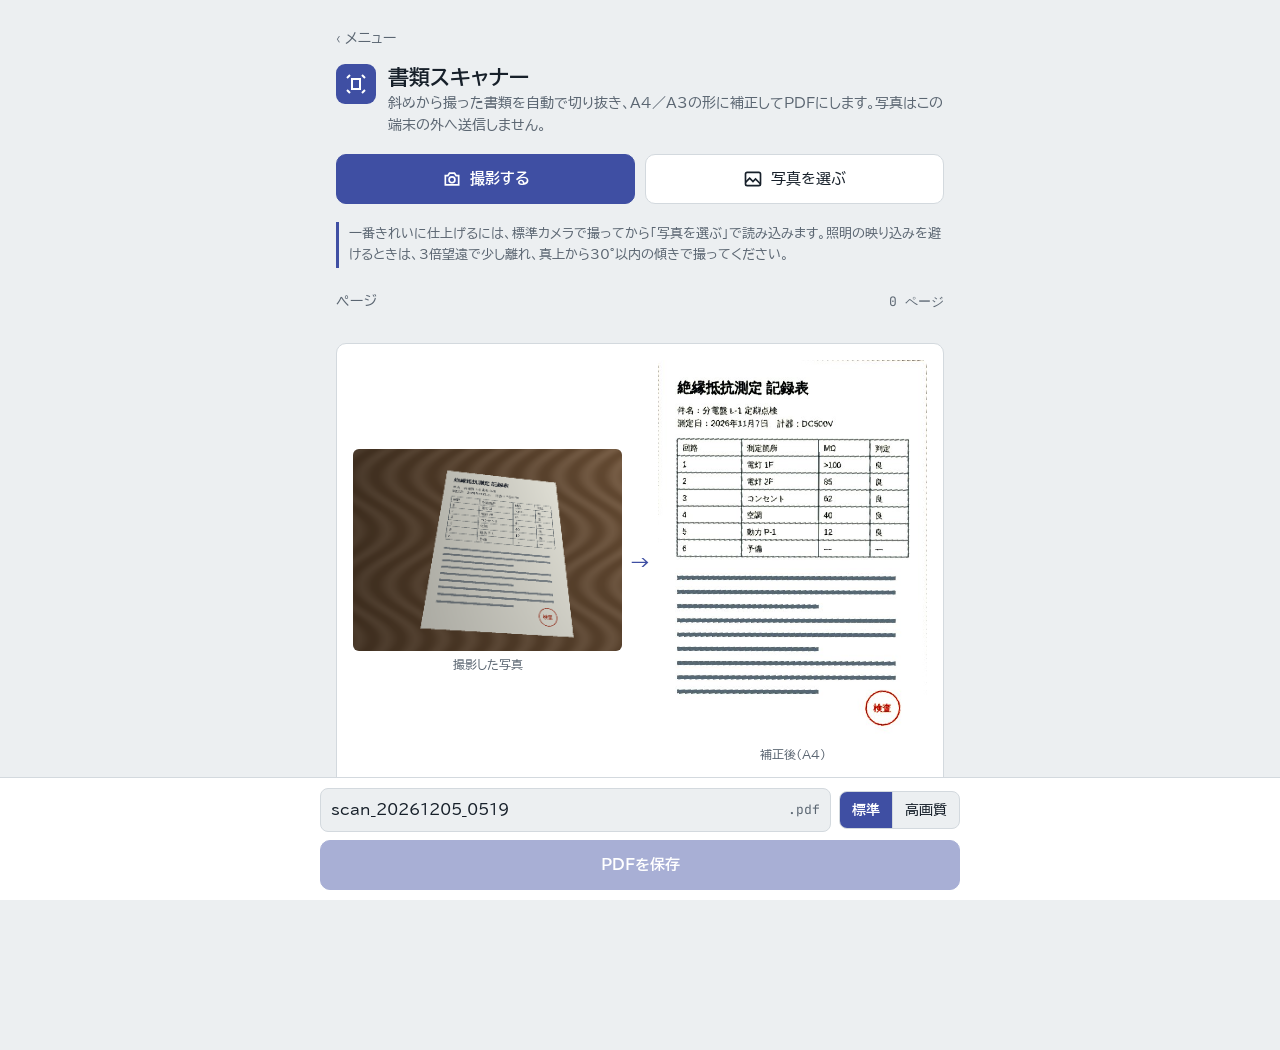
<file: tools/scanner/index.html>
<!doctype html>
<html lang="ja">
<head>
<meta charset="utf-8">
<title>書類スキャナー</title>
<meta name="viewport" content="width=device-width, initial-scale=1, viewport-fit=cover">
<meta name="claude:viewport-fit-sides" content="cover">
<meta name="app-root" content="../../">
<meta name="theme-color" content="#1f2a25">
<link rel="manifest" href="../../manifest.webmanifest">
<link rel="icon" href="../../icons/icon-192.png">
<link rel="preconnect" href="https://fonts.googleapis.com">
<link rel="stylesheet" href="https://fonts.googleapis.com/css2?family=BIZ+UDPGothic:wght@400;700&family=JetBrains+Mono:wght@500;700&display=swap">
<style>
/* Layout（ツール箱 4番目）: one narrow column, capture first, page list in the middle, a sticky save bar at the bottom; the editor is a full-screen dark stage. */
:root{
  --bg:#eceff1; --surface:#ffffff; --ink:#17202a; --muted:#5b6672; --line:#d3d9de;
  --accent:#3f4fa3; --accent-ink:#ffffff; --accent-soft:#e2e5f5;
  --stage:#1b2128; --stage-ink:#e9edf0; --danger:#b3392d;
  --f-body:"BIZ UDPGothic","Hiragino Sans","Noto Sans JP",system-ui,sans-serif;
  --f-mono:"JetBrains Mono",ui-monospace,"Roboto Mono",monospace;
  --r:10px;
}
@media (prefers-color-scheme: dark){:root:not([data-theme="light"]){
  --bg:#11151a; --surface:#1a2027; --ink:#e6eaed; --muted:#9aa5af; --line:#2b333b;
  --accent:#909cf0; --accent-ink:#0f1330; --accent-soft:#232a4d;
  --stage:#0a0d10; --stage-ink:#e6eaed; --danger:#e0695c; color-scheme:dark}}
:root[data-theme="dark"]{
  --bg:#11151a; --surface:#1a2027; --ink:#e6eaed; --muted:#9aa5af; --line:#2b333b;
  --accent:#909cf0; --accent-ink:#0f1330; --accent-soft:#232a4d;
  --stage:#0a0d10; --stage-ink:#e6eaed; --danger:#e0695c; color-scheme:dark}
*{box-sizing:border-box}
[hidden]{display:none!important}
img{max-width:100%}
html,body{margin:0}
:root{padding-top:env(safe-area-inset-top,0px);padding-bottom:env(safe-area-inset-bottom,0px)}
body{background:var(--bg);color:var(--ink);font-family:var(--f-body);font-size:15px;line-height:1.6}
.app{max-width:640px;margin:0 auto;padding-left:max(16px,env(safe-area-inset-left,0px));padding-right:max(16px,env(safe-area-inset-right,0px));padding-block:20px 150px;display:flex;flex-direction:column;gap:18px}
header.top{display:flex;gap:12px;align-items:flex-start}
.back{display:inline-flex;align-items:center;gap:4px;color:var(--muted);text-decoration:none;font-size:14px;min-height:36px;padding-right:8px;align-self:flex-start;margin-bottom:-10px}
.back:focus-visible{outline:2px solid var(--accent);outline-offset:2px;border-radius:6px}
.mark{flex:none;width:40px;height:40px;border-radius:9px;background:var(--accent);display:grid;place-items:center}
.mark svg{width:24px;height:24px}
h1{margin:0;font-size:21px;line-height:1.3;font-weight:700;text-wrap:balance}
header p{margin:2px 0 0;color:var(--muted);font-size:13.5px}
.capture{display:grid;grid-template-columns:1fr 1fr;gap:10px}
.btn{appearance:none;border:1px solid var(--line);background:var(--surface);color:var(--ink);font:inherit;font-weight:500;border-radius:var(--r);padding:12px 14px;min-height:48px;display:inline-flex;align-items:center;justify-content:center;gap:8px;cursor:pointer;text-align:center;-webkit-tap-highlight-color:transparent}
.btn svg{width:20px;height:20px;flex:none}
.btn.primary{background:var(--accent);border-color:var(--accent);color:var(--accent-ink);font-weight:700}
.btn:active{transform:translateY(1px)}
.btn:focus-visible,.seg button:focus-visible,input:focus-visible{outline:3px solid var(--accent);outline-offset:2px}
.btn[disabled]{opacity:.45;cursor:default}
.tip{font-size:13px;color:var(--muted);border-left:3px solid var(--accent);padding:2px 0 2px 10px;margin:0}
.section-h{display:flex;justify-content:space-between;align-items:baseline;margin:4px 0 -6px}
.section-h h2{font-size:14px;margin:0;letter-spacing:.06em;color:var(--muted);font-weight:500}
.count{font-family:var(--f-mono);font-size:13px;color:var(--muted)}
#pages{display:flex;flex-direction:column;gap:10px;list-style:none;margin:0;padding:0}
.pg{display:grid;grid-template-columns:76px 1fr auto;gap:12px;align-items:center;background:var(--surface);border:1px solid var(--line);border-radius:var(--r);padding:10px}
.pg img{width:76px;height:96px;object-fit:contain;background:var(--bg);border-radius:4px;display:block}
.pg .meta{min-width:0}
.pg .no{font-family:var(--f-mono);font-size:12px;color:var(--muted)}
.pg .spec{font-weight:700}
.pg .act{display:flex;flex-direction:column;gap:6px}
.icon-btn{appearance:none;border:1px solid var(--line);background:transparent;color:var(--ink);border-radius:8px;width:40px;height:34px;display:grid;place-items:center;cursor:pointer}
.icon-btn svg{width:18px;height:18px}
.icon-btn[disabled]{opacity:.3}
.pg .row2{display:flex;gap:6px;margin-top:6px;flex-wrap:wrap}
.pg .row2 .btn{min-height:34px;padding:4px 12px;font-size:14px}
.empty{background:var(--surface);border:1px solid var(--line);border-radius:var(--r);padding:16px;display:flex;flex-direction:column;gap:12px}
.demo{display:grid;grid-template-columns:1fr auto 1fr;gap:8px;align-items:center}
.demo figure{margin:0;display:flex;flex-direction:column;gap:4px;min-width:0}
.demo canvas,.demo img{width:100%;height:auto;border-radius:6px;background:var(--bg);display:block}
.demo figcaption{font-size:12px;color:var(--muted);text-align:center}
.demo .arrow{color:var(--accent);font-size:20px}
.empty p{margin:0;font-size:14px}
/* save bar */
.savebar{position:fixed;left:0;right:0;bottom:0;z-index:5;background:var(--surface);border-top:1px solid var(--line);padding-top:10px;padding-bottom:calc(10px + env(safe-area-inset-bottom,0px));padding-left:max(16px,env(safe-area-inset-left,0px));padding-right:max(16px,env(safe-area-inset-right,0px))}
.savebar .in{max-width:640px;margin:0 auto;display:flex;flex-direction:column;gap:8px}
.savebar .r{display:flex;gap:8px;align-items:center;flex-wrap:wrap}
.field{display:flex;align-items:center;gap:6px;flex:1;min-width:0;border:1px solid var(--line);border-radius:8px;padding:0 10px;background:var(--bg)}
.field input{flex:1;min-width:0;border:0;background:transparent;color:var(--ink);font:inherit;padding:9px 0}
.field span{font-family:var(--f-mono);color:var(--muted);font-size:13px}
.savebar .btn.primary{flex:1;min-width:160px}
.seg{display:inline-flex;border:1px solid var(--line);border-radius:8px;overflow:hidden;background:var(--bg)}
.seg button{appearance:none;border:0;background:transparent;color:var(--ink);font:inherit;font-size:14px;padding:7px 12px;min-height:36px;cursor:pointer;white-space:nowrap}
.seg button+button{border-left:1px solid var(--line)}
.seg button[aria-pressed="true"]{background:var(--accent);color:var(--accent-ink);font-weight:700}
.lbl{font-size:12px;color:var(--muted);letter-spacing:.04em}
/* editor */
.editor{position:fixed;inset:0;z-index:20;background:var(--stage);color:var(--stage-ink);display:flex;flex-direction:column;padding-top:env(safe-area-inset-top,0px);padding-bottom:env(safe-area-inset-bottom,0px)}
.editor .bar{display:flex;align-items:center;justify-content:space-between;gap:8px;padding:8px max(12px,env(safe-area-inset-right,0px)) 8px max(12px,env(safe-area-inset-left,0px))}
.editor .bar h2{font-size:15px;margin:0;font-weight:500}
.editor .btn{background:transparent;color:var(--stage-ink);border-color:#3a444e}
.editor .btn.primary{background:var(--accent);border-color:var(--accent);color:var(--accent-ink)}
.tabs{display:flex;justify-content:center;gap:0;padding:0 12px 6px}
.tabs .seg{background:transparent;border-color:#3a444e}
.tabs .seg button{color:var(--stage-ink)}
.tabs .seg button+button{border-color:#3a444e}
.stage{flex:1;min-height:0;position:relative;display:grid;place-items:center;overflow:hidden;padding:4px 12px}
#edCanvas{touch-action:none;display:block}
#edResult{max-width:100%;max-height:100%;object-fit:contain;background:#fff;box-shadow:0 2px 14px rgba(0,0,0,.5)}
#loupe{position:absolute;top:10px;width:120px;height:120px;border-radius:50%;border:2px solid var(--accent);box-shadow:0 2px 10px rgba(0,0,0,.6);pointer-events:none;background:#000}
.controls{background:var(--surface);color:var(--ink);border-radius:14px 14px 0 0;padding:12px max(14px,env(safe-area-inset-right,0px)) 12px max(14px,env(safe-area-inset-left,0px));display:flex;flex-direction:column;gap:10px;max-height:46vh;overflow-y:auto}
.ctl{display:grid;grid-template-columns:64px 1fr;align-items:center;gap:8px}
.ctl .seg{justify-self:start;max-width:100%;overflow-x:auto}
.ctl-actions{display:flex;gap:8px;flex-wrap:wrap}
.ctl-actions .btn{min-height:38px;padding:6px 12px;font-size:14px;flex:1;background:var(--bg);color:var(--ink);border-color:var(--line)}
.hint{font-size:12.5px;color:var(--muted);margin:0}
/* busy + toast */
.busy{position:fixed;inset:0;z-index:40;background:rgba(10,13,16,.62);display:grid;place-items:center}
.busy .box{background:var(--surface);color:var(--ink);border-radius:12px;padding:18px 22px;display:flex;gap:12px;align-items:center;font-weight:500}
.spin{width:22px;height:22px;border-radius:50%;border:3px solid var(--line);border-top-color:var(--accent);animation:sp 0.9s linear infinite}
@keyframes sp{to{transform:rotate(360deg)}}
.toast{position:fixed;left:50%;transform:translateX(-50%);bottom:calc(140px + env(safe-area-inset-bottom,0px));z-index:50;background:var(--ink);color:var(--bg);border-radius:10px;padding:10px 14px;display:flex;gap:12px;align-items:center;font-size:14px;max-width:calc(100% - 32px)}
.toast button{appearance:none;border:0;background:transparent;color:var(--accent);font:inherit;font-weight:700;cursor:pointer}
@media (prefers-reduced-motion: reduce){.spin{animation-duration:3s}.btn:active{transform:none}}
@media (max-width:380px){.capture{grid-template-columns:1fr}}
</style>
</head>
<body>

<div class="app" id="home">
  <a class="back" href="../../index.html">‹ メニュー</a>
  <header class="top">
    <div class="mark" aria-hidden="true"><svg viewBox="0 0 24 24" fill="none" stroke="currentColor" stroke-width="2" style="color:var(--accent-ink)"><path d="M6 3 3 6M18 3l3 3M6 21l-3-3M18 21l3-3"/><path d="M8 7h8v10H8z"/></svg></div>
    <div>
      <h1>書類スキャナー</h1>
      <p>斜めから撮った書類を自動で切り抜き、A4／A3の形に補正してPDFにします。写真はこの端末の外へ送信しません。</p>
    </div>
  </header>

  <div class="capture">
    <label class="btn primary" for="camIn"><svg viewBox="0 0 24 24" fill="none" stroke="currentColor" stroke-width="2"><path d="M4 8h3l2-3h6l2 3h3v11H4z"/><circle cx="12" cy="13" r="3.5"/></svg>撮影する</label>
    <label class="btn" for="picIn"><svg viewBox="0 0 24 24" fill="none" stroke="currentColor" stroke-width="2"><rect x="3" y="4" width="18" height="16" rx="2"/><path d="m3 16 5-5 4 4 3-3 6 6"/></svg>写真を選ぶ</label>
    <input id="camIn" type="file" accept="image/*" capture="environment" hidden>
    <input id="picIn" type="file" accept="image/*" multiple hidden>
  </div>
  <p class="tip">一番きれいに仕上げるには、標準カメラで撮ってから「写真を選ぶ」で読み込みます。照明の映り込みを避けるときは、3倍望遠で少し離れ、真上から30°以内の傾きで撮ってください。</p>

  <div class="section-h"><h2>ページ</h2><span class="count" id="pgCount">0 ページ</span></div>
  <ol id="pages"></ol>

  <div class="empty" id="empty">
    <div class="demo">
      <figure><canvas id="demoBefore" width="300" height="225"></canvas><figcaption>撮影した写真</figcaption></figure>
      <span class="arrow" aria-hidden="true">→</span>
      <figure><img id="demoAfter" alt="補正後のサンプル"><figcaption>補正後（A4）</figcaption></figure>
    </div>
    <p>撮影するか写真を選ぶと、書類の四隅を自動で見つけます。枠がずれていたら角をドラッグして合わせてください。</p>
    <button class="btn" id="trySample" type="button">サンプル写真で試す</button>
  </div>
</div>

<div class="savebar">
  <div class="in">
    <div class="r">
      <div class="field"><input id="fname" aria-label="ファイル名" autocomplete="off"><span>.pdf</span></div>
      <div class="seg" id="dpiSeg" role="group" aria-label="画質">
        <button type="button" data-v="200" aria-pressed="true">標準</button>
        <button type="button" data-v="300" aria-pressed="false">高画質</button>
      </div>
    </div>
    <div class="r"><button class="btn primary" id="saveBtn" type="button" disabled>PDFを保存</button></div>
  </div>
</div>

<div class="editor" id="editor" hidden>
  <div class="bar">
    <button class="btn" id="edBack" type="button">戻る</button>
    <h2 id="edTitle">ページの調整</h2>
    <button class="btn primary" id="edOk" type="button">決定</button>
  </div>
  <div class="tabs"><div class="seg" id="tabSeg" role="group" aria-label="表示">
    <button type="button" data-v="frame" aria-pressed="true">枠の調整</button>
    <button type="button" data-v="result" aria-pressed="false">仕上がり</button>
  </div></div>
  <div class="stage" id="stage">
    <canvas id="edCanvas"></canvas>
    <img id="edResult" alt="仕上がりのプレビュー" hidden>
    <canvas id="loupe" width="240" height="240" hidden></canvas>
  </div>
  <div class="controls">
    <div class="ctl"><span class="lbl">用紙</span><div class="seg" id="sizeSeg" role="group" aria-label="用紙">
      <button type="button" data-v="A4">A4</button><button type="button" data-v="A3">A3</button></div></div>
    <div class="ctl"><span class="lbl">向き</span><div class="seg" id="orientSeg" role="group" aria-label="向き">
      <button type="button" data-v="auto">自動</button><button type="button" data-v="portrait">縦</button><button type="button" data-v="landscape">横</button></div></div>
    <div class="ctl"><span class="lbl">仕上がり</span><div class="seg" id="modeSeg" role="group" aria-label="仕上がり">
      <button type="button" data-v="color">カラー</button><button type="button" data-v="gray">グレー</button><button type="button" data-v="bw">白黒</button><button type="button" data-v="raw">補正なし</button></div></div>
    <div class="ctl-actions">
      <button class="btn" id="edDetect" type="button">自動検出</button>
      <button class="btn" id="edFull" type="button">写真全体</button>
      <button class="btn" id="edRot" type="button">90°回転</button>
    </div>
    <p class="hint">「上」の印がある辺が用紙の上になります。向きが違うときは90°回転を押してください。</p>
  </div>
</div>

<div class="busy" id="busy" hidden><div class="box"><div class="spin"></div><span id="busyText">処理中…</span></div></div>
<div class="toast" id="toast" hidden><span id="toastText"></span><button id="toastAct" type="button" hidden></button></div>

<script id="core">
/* ===== Image core: pure functions on RGBA arrays (no DOM) ===== */
const PAPER={A4:[210,297],A3:[297,420]};
const PT_PER_MM=72/25.4;

function otsu(hist,total){let sum=0;for(let i=0;i<256;i++)sum+=i*hist[i];let sB=0,wB=0,best=0,t=128;
  for(let i=0;i<256;i++){wB+=hist[i];if(!wB)continue;const wF=total-wB;if(!wF)break;sB+=i*hist[i];
    const mB=sB/wB,mF=(sum-sB)/wF,v=wB*wF*(mB-mF)*(mB-mF);if(v>best){best=v;t=i;}}return t;}

function morph(m,w,h,r,dil){const tmp=new Uint8Array(m.length),out=new Uint8Array(m.length);
  for(let y=0;y<h;y++){const o=y*w;let s=0;for(let x=0;x<=r&&x<w;x++)s+=m[o+x];
    for(let x=0;x<w;x++){const cnt=Math.min(x+r,w-1)-Math.max(x-r,0)+1;tmp[o+x]=dil?(s>0?1:0):(s===cnt?1:0);
      if(x+r+1<w)s+=m[o+x+r+1];if(x-r>=0)s-=m[o+x-r];}}
  for(let x=0;x<w;x++){let s=0;for(let y=0;y<=r&&y<h;y++)s+=tmp[y*w+x];
    for(let y=0;y<h;y++){const cnt=Math.min(y+r,h-1)-Math.max(y-r,0)+1;out[y*w+x]=dil?(s>0?1:0):(s===cnt?1:0);
      if(y+r+1<h)s+=tmp[(y+r+1)*w+x];if(y-r>=0)s-=tmp[(y-r)*w+x];}}
  return out;}

function convexHull(pts){pts=pts.slice().sort((a,b)=>a[0]-b[0]||a[1]-b[1]);
  const cr=(o,a,b)=>(a[0]-o[0])*(b[1]-o[1])-(a[1]-o[1])*(b[0]-o[0]);const lo=[],up=[];
  for(const p of pts){while(lo.length>=2&&cr(lo[lo.length-2],lo[lo.length-1],p)<=0)lo.pop();lo.push(p);}
  for(let i=pts.length-1;i>=0;i--){const p=pts[i];while(up.length>=2&&cr(up[up.length-2],up[up.length-1],p)<=0)up.pop();up.push(p);}
  up.pop();lo.pop();return lo.concat(up);}

function polyArea(P){let a=0;for(let k=0;k<P.length;k++){const p=P[k],q=P[(k+1)%P.length];a+=p[0]*q[1]-q[0]*p[1];}return a/2;}

function maxQuad(H){const n=H.length;const arg=(f,mx)=>{let bi=0,bv=mx?-Infinity:Infinity;for(let i=0;i<n;i++){const v=f(H[i]);if(mx?v>bv:v<bv){bv=v;bi=i;}}return bi;};
  let idx=[arg(p=>p[0]+p[1],0),arg(p=>p[0]-p[1],1),arg(p=>p[0]+p[1],1),arg(p=>p[0]-p[1],0)];
  const sg=Math.sign(polyArea(H))||1;const A=ix=>sg*polyArea(ix.map(i=>H[i]));let best=A(idx);
  for(let it=0;it<20;it++){let ch=false;for(let k=0;k<4;k++)for(let j=0;j<n;j++){const t=idx.slice();t[k]=j;const a=A(t);if(a>best+1e-9){best=a;idx=t;ch=true;}}if(!ch)break;}
  return idx.map(i=>H[i]);}

function orderQuad(q){const cx=q.reduce((s,p)=>s+p[0],0)/4,cy=q.reduce((s,p)=>s+p[1],0)/4;
  const s=q.slice().sort((a,b)=>Math.atan2(a[1]-cy,a[0]-cx)-Math.atan2(b[1]-cy,b[0]-cx));
  let k=0,bv=Infinity;s.forEach((p,i)=>{if(p[0]+p[1]<bv){bv=p[0]+p[1];k=i;}});return [0,1,2,3].map(i=>s[(k+i)%4]);}

/* Find the sheet of paper: bright, low-chroma pixels -> largest blob -> convex hull -> biggest inscribed quad. Returns normalized corners or null. */
function detectQuadData(d,w,h){const n=w*h,sc=new Uint8Array(n),hist=new Float64Array(256);
  for(let i=0,j=0;i<n;i++,j+=4){const r=d[j],g=d[j+1],b=d[j+2],mx=Math.max(r,g,b),mn=Math.min(r,g,b);
    let s=0.299*r+0.587*g+0.114*b-0.7*(mx-mn);s=s<0?0:s>255?255:s|0;sc[i]=s;hist[s]++;}
  const t=otsu(hist,n);let m=new Uint8Array(n);for(let i=0;i<n;i++)m[i]=sc[i]>t?1:0;
  const r=Math.max(1,Math.round(Math.max(w,h)/220));m=morph(morph(m,w,h,r,false),w,h,r,true);
  const lab=new Int32Array(n),st=new Int32Array(n);let best=0,bestA=0,cur=0;
  for(let i=0;i<n;i++){if(!m[i]||lab[i])continue;cur++;let a=0,sp=0;st[sp++]=i;lab[i]=cur;
    while(sp){const p=st[--sp];a++;const x=p%w;
      if(x>0&&m[p-1]&&!lab[p-1]){lab[p-1]=cur;st[sp++]=p-1;}
      if(x<w-1&&m[p+1]&&!lab[p+1]){lab[p+1]=cur;st[sp++]=p+1;}
      if(p>=w&&m[p-w]&&!lab[p-w]){lab[p-w]=cur;st[sp++]=p-w;}
      if(p+w<n&&m[p+w]&&!lab[p+w]){lab[p+w]=cur;st[sp++]=p+w;}}
    if(a>bestA){bestA=a;best=cur;}}
  if(bestA<n*0.06||bestA>n*0.97)return null;
  const pts=[];for(let y=0;y<h;y++){let l=-1,rr=-1;const o=y*w;for(let x=0;x<w;x++)if(lab[o+x]===best){if(l<0)l=x;rr=x;}
    if(l>=0){pts.push([l,y],[rr+1,y]);}}
  const H=convexHull(pts);if(H.length<4)return null;const q=orderQuad(maxQuad(H));
  if(Math.abs(polyArea(q))<n*0.05)return null;
  return q.map(([x,y])=>[Math.min(1,Math.max(0,x/w)),Math.min(1,Math.max(0,y/h))]);}

/* 8-parameter homography mapping from[k] -> to[k] */
function homog(from,to){const A=[];for(let k=0;k<4;k++){const[u,v]=from[k],[x,y]=to[k];
    A.push([u,v,1,0,0,0,-u*x,-v*x,x]);A.push([0,0,0,u,v,1,-u*y,-v*y,y]);}
  for(let c=0;c<8;c++){let p=c;for(let r=c+1;r<8;r++)if(Math.abs(A[r][c])>Math.abs(A[p][c]))p=r;[A[c],A[p]]=[A[p],A[c]];
    for(let r=0;r<8;r++){if(r===c)continue;const f=A[r][c]/A[c][c];for(let k=c;k<9;k++)A[r][k]-=f*A[c][k];}}
  return A.map((row,i)=>row[8]/row[i]);}

/* Perspective warp: output W x H rectangle sampled from the quad (pixel coords) in src. */
function warp(src,sw,sh,quadPx,W,H){const[a,b,c,d,e,f,g,k]=homog([[0,0],[W,0],[W,H],[0,H]],quadPx);
  const out=new Uint8ClampedArray(W*H*4),mxX=sw-1.001,mxY=sh-1.001,row=sw*4;let o=0;
  for(let y=0;y<H;y++){const v=y+0.5;let nx=a*0.5+b*v+c,ny=d*0.5+e*v+f,dn=g*0.5+k*v+1;
    for(let x=0;x<W;x++){let sx=nx/dn-0.5,sy=ny/dn-0.5;nx+=a;ny+=d;dn+=g;
      sx=sx<0?0:sx>mxX?mxX:sx;sy=sy<0?0:sy>mxY?mxY:sy;
      const x0=sx|0,y0=sy|0,fx=sx-x0,fy=sy-y0,i0=(y0*sw+x0)*4,i2=i0+row;
      const w00=(1-fx)*(1-fy),w10=fx*(1-fy),w01=(1-fx)*fy,w11=fx*fy;
      out[o]=src[i0]*w00+src[i0+4]*w10+src[i2]*w01+src[i2+4]*w11;
      out[o+1]=src[i0+1]*w00+src[i0+5]*w10+src[i2+1]*w01+src[i2+5]*w11;
      out[o+2]=src[i0+2]*w00+src[i0+6]*w10+src[i2+2]*w01+src[i2+6]*w11;
      out[o+3]=255;o+=4;}}
  return out;}

/* Flatten uneven lighting (paper -> white), then stretch contrast. mode: color | gray | bw | raw */
function enhance(d,W,H,mode){if(mode==='raw')return d;const n=W*H,lum=new Uint8Array(n);
  for(let i=0,j=0;i<n;i++,j+=4)lum[i]=(d[j]*77+d[j+1]*150+d[j+2]*29)>>8;
  const B=Math.max(8,Math.round(Math.max(W,H)/90)),gw=Math.ceil(W/B),gh=Math.ceil(H/B);let bg=new Float32Array(gw*gh);const hist=new Uint32Array(256);
  for(let by=0;by<gh;by++)for(let bx=0;bx<gw;bx++){hist.fill(0);let cnt=0;const y1=Math.min(H,(by+1)*B),x1=Math.min(W,(bx+1)*B);
    for(let y=by*B;y<y1;y+=2)for(let x=bx*B;x<x1;x+=2){hist[lum[y*W+x]]++;cnt++;}
    let acc=0,v=255;const tgt=cnt*0.08;for(;v>0;v--){acc+=hist[v];if(acc>=tgt)break;}bg[by*gw+bx]=v;}
  const filt=(src,mx)=>{const o=new Float32Array(src.length);for(let y=0;y<gh;y++)for(let x=0;x<gw;x++){let s=mx?0:0,c=0;
      for(let dy=-1;dy<=1;dy++)for(let dx=-1;dx<=1;dx++){const yy=y+dy,xx=x+dx;if(yy<0||xx<0||yy>=gh||xx>=gw)continue;const v=src[yy*gw+xx];if(mx){if(v>s)s=v;}else{s+=v;c++;}}
      o[y*gw+x]=mx?s:s/c;}return o;};
  bg=filt(bg,true);bg=filt(filt(bg,false),false);
  const srt=Array.from(bg).sort((a,b)=>a-b),floor=Math.max(40,srt[srt.length>>1]*0.55);for(let i=0;i<bg.length;i++)if(bg[i]<floor)bg[i]=floor;
  const rowBg=new Float32Array(gw),gainRow=new Float32Array(W),lh=new Uint32Array(256);
  for(let y=0;y<H;y++){let gy=(y+0.5)/B-0.5;gy=gy<0?0:gy>gh-1?gh-1:gy;const y0=gy|0,y1=Math.min(gh-1,y0+1),ty=gy-y0;
    for(let x=0;x<gw;x++)rowBg[x]=bg[y0*gw+x]*(1-ty)+bg[y1*gw+x]*ty;
    for(let x=0;x<W;x++){let gx=(x+0.5)/B-0.5;gx=gx<0?0:gx>gw-1?gw-1:gx;const x0=gx|0,x1=Math.min(gw-1,x0+1),tx=gx-x0;gainRow[x]=245/(rowBg[x0]*(1-tx)+rowBg[x1]*tx);}
    for(let x=0,i=y*W,j=i*4;x<W;x++,i++,j+=4){const gn=gainRow[x];d[j]=d[j]*gn;d[j+1]=d[j+1]*gn;d[j+2]=d[j+2]*gn;const l=(d[j]*77+d[j+1]*150+d[j+2]*29)>>8;lum[i]=l;lh[l]++;}}
  let acc=0,bp=0;const lim=n*0.005;for(;bp<255;bp++){acc+=lh[bp];if(acc>=lim)break;}bp=Math.min(bp,110);const wp=232;
  const lut=new Uint8ClampedArray(256);for(let v=0;v<256;v++){let t=(v-bp)/(wp-bp);t=t<0?0:t>1?1:t;lut[v]=Math.pow(t,1.25)*255;}
  if(mode==='color'){for(let j=0;j<n*4;j+=4){let r=lut[d[j]],g=lut[d[j+1]],b=lut[d[j+2]];const l=(r*77+g*150+b*29)>>8;
      d[j]=l+(r-l)*1.15;d[j+1]=l+(g-l)*1.15;d[j+2]=l+(b-l)*1.15;}}
  else{const bw=mode==='bw';for(let i=0,j=0;i<n;i++,j+=4){let v=lut[lum[i]];if(bw)v=v<=120?0:v>=190?255:(v-120)*255/70;d[j]=d[j+1]=d[j+2]=v;}}
  return d;}

/* Output size in pixels for a page */
function outSize(size,landscape,dpi){let[w,h]=PAPER[size];if(landscape)[w,h]=[h,w];return{W:Math.round(w/25.4*dpi),H:Math.round(h/25.4*dpi),wPt:w*PT_PER_MM,hPt:h*PT_PER_MM};}

/* Corners in output order after rotation, and whether the sheet reads landscape */
function rotQuad(q,rot){return [0,1,2,3].map(i=>q[(i+rot)%4]);}
function isLandscape(qPx){const L=(a,b)=>Math.hypot(a[0]-b[0],a[1]-b[1]);return L(qPx[0],qPx[1])+L(qPx[3],qPx[2])>L(qPx[0],qPx[3])+L(qPx[1],qPx[2]);}

/* Minimal PDF writer: one JPEG per page, filling the page. pages: [{bytes,W,H,wPt,hPt}] */
function buildPdf(pages){const enc=new TextEncoder(),chunks=[],offs=[];let pos=0;
  const put=x=>{const b=typeof x==='string'?enc.encode(x):x;chunks.push(b);pos+=b.length;};
  const obj=(num,body)=>{offs[num]=pos;put(num+' 0 obj\n');if(Array.isArray(body))body.forEach(put);else put(body);put('\nendobj\n');};
  put('%PDF-1.4\n');put(new Uint8Array([0x25,0xE2,0xE3,0xCF,0xD3,0x0A]));
  const N=pages.length,f=v=>v.toFixed(2);
  obj(1,'<< /Type /Catalog /Pages 2 0 R >>');
  obj(2,'<< /Type /Pages /Count '+N+' /Kids ['+pages.map((_,i)=>(3+i*3)+' 0 R').join(' ')+'] >>');
  pages.forEach((p,i)=>{const pn=3+i*3,cn=pn+1,im=pn+2;
    obj(pn,'<< /Type /Page /Parent 2 0 R /MediaBox [0 0 '+f(p.wPt)+' '+f(p.hPt)+'] /Resources << /XObject << /Im0 '+im+' 0 R >> >> /Contents '+cn+' 0 R >>');
    const cs='q '+f(p.wPt)+' 0 0 '+f(p.hPt)+' 0 0 cm /Im0 Do Q';
    obj(cn,['<< /Length '+cs.length+' >>\nstream\n',cs,'\nendstream']);
    obj(im,['<< /Type /XObject /Subtype /Image /Width '+p.W+' /Height '+p.H+' /ColorSpace /DeviceRGB /BitsPerComponent 8 /Filter /DCTDecode /Length '+p.bytes.length+' >>\nstream\n',p.bytes,'\nendstream']);});
  const total=3+N*3,xref=pos;let x='xref\n0 '+total+'\n0000000000 65535 f \n';for(let i=1;i<total;i++)x+=String(offs[i]).padStart(10,'0')+' 00000 n \n';
  put(x);put('trailer\n<< /Size '+total+' /Root 1 0 R >>\nstartxref\n'+xref+'\n%%EOF\n');
  return chunks;}
</script>

<script src="../../shared/app.js"></script>
<script>
/* ===== App ===== */
const $=id=>document.getElementById(id);
const pages=[];let nextId=1;let dpi=200;
const defaults={size:'A4',mode:'color'};
const MAX_SRC=5000,PV_MAX=1600;

function setSeg(seg,val){seg.querySelectorAll('button').forEach(b=>b.setAttribute('aria-pressed',String(b.dataset.v===val)));}
function onSeg(seg,fn){seg.addEventListener('click',e=>{const b=e.target.closest('button');if(!b)return;setSeg(seg,b.dataset.v);fn(b.dataset.v);});}
const tick=()=>new Promise(r=>setTimeout(r,30));
function busy(t){if(t){$('busyText').textContent=t;$('busy').hidden=false;}else $('busy').hidden=true;}
let toastTimer;
function toast(msg,actLabel,act){$('toastText').textContent=msg;const b=$('toastAct');b.hidden=!actLabel;if(actLabel){b.textContent=actLabel;b.onclick=()=>{$('toast').hidden=true;act();};}
  $('toast').hidden=false;clearTimeout(toastTimer);toastTimer=setTimeout(()=>{$('toast').hidden=true;},actLabel?6000:3500);}

async function decode(blob){try{return await createImageBitmap(blob,{imageOrientation:'from-image'});}catch(e){
  return await new Promise((res,rej)=>{const u=URL.createObjectURL(blob),im=new Image();im.onload=()=>{res(im);};im.onerror=()=>{URL.revokeObjectURL(u);rej(new Error('decode'));};im.src=u;});}}
function dims(img){return[img.width||img.naturalWidth,img.height||img.naturalHeight];}
function toCanvas(img,maxSide){const[w,h]=dims(img),s=Math.min(1,maxSide/Math.max(w,h)),c=document.createElement('canvas');
  c.width=Math.max(2,Math.round(w*s));c.height=Math.max(2,Math.round(h*s));const x=c.getContext('2d',{willReadFrequently:true});x.imageSmoothingQuality='high';x.drawImage(img,0,0,c.width,c.height);return c;}
const FULL=[[0,0],[1,0],[1,1],[0,1]];
const INSET=[[.08,.08],[.92,.08],[.92,.92],[.08,.92]];

function detectOn(pv){const s=Math.min(1,520/Math.max(pv.width,pv.height)),c=document.createElement('canvas');
  c.width=Math.round(pv.width*s);c.height=Math.round(pv.height*s);const x=c.getContext('2d',{willReadFrequently:true});x.drawImage(pv,0,0,c.width,c.height);
  return detectQuadData(x.getImageData(0,0,c.width,c.height).data,c.width,c.height);}

/* Render a page from a source canvas at a dpi; returns canvas */
function renderFrom(src,srcData,p,dpiOut){const q=rotQuad(p.quad,p.rot).map(([x,y])=>[x*src.width,y*src.height]);
  const land=p.orient==='auto'?isLandscape(q):p.orient==='landscape';const{W,H}=outSize(p.size,land,dpiOut);
  const px=enhance(warp(srcData,src.width,src.height,q,W,H),W,H,p.mode);
  const c=document.createElement('canvas');c.width=W;c.height=H;c.getContext('2d').putImageData(new ImageData(px,W,H),0,0);return{c,land};}
function pvData(p){if(!p.pvData)p.pvData=p.pv.getContext('2d',{willReadFrequently:true}).getImageData(0,0,p.pv.width,p.pv.height).data;return p.pvData;}
function quickRender(p,d){return renderFrom(p.pv,pvData(p),p,d);}

async function addFiles(files,label){const list=[...files].filter(f=>f&&(f.type?f.type.startsWith('image/'):true));if(!list.length)return;
  const added=[];
  for(let i=0;i<list.length;i++){busy(list.length>1?`読み込み中 ${i+1}/${list.length}`:'書類を探しています…');await tick();
    try{const img=await decode(list[i]);const pv=toCanvas(img,PV_MAX);if(img.close)img.close();
      const q=detectOn(pv);const p={id:nextId++,file:list[i],pv,quad:q||INSET,found:!!q,rot:0,orient:'auto',size:defaults.size,mode:defaults.mode,label};
      p.thumb=quickRender(p,40).c.toDataURL('image/jpeg',0.8);pages.push(p);added.push(p);}
    catch(e){toast('この写真は読み込めませんでした。JPEGかPNGの写真を選んでください。');}}
  busy(false);renderList();
  if(added.length===1)openEditor(added[0],true);
  else if(added.length>1){const miss=added.filter(p=>!p.found).length;toast(miss?`${added.length}ページ追加しました。${miss}ページは枠を確認してください`:`${added.length}ページ追加しました`);}}

$('camIn').addEventListener('change',e=>{addFiles(e.target.files);e.target.value='';});
$('picIn').addEventListener('change',e=>{addFiles(e.target.files);e.target.value='';});

const ic={up:'<svg viewBox="0 0 24 24" fill="none" stroke="currentColor" stroke-width="2"><path d="m6 14 6-6 6 6"/></svg>',down:'<svg viewBox="0 0 24 24" fill="none" stroke="currentColor" stroke-width="2"><path d="m6 10 6 6 6-6"/></svg>'};
const modeName={color:'カラー',gray:'グレー',bw:'白黒',raw:'補正なし'};
function renderList(){const ol=$('pages');ol.innerHTML='';
  pages.forEach((p,i)=>{const li=document.createElement('li');li.className='pg';
    const q=rotQuad(p.quad,p.rot).map(([x,y])=>[x*p.pv.width,y*p.pv.height]);const land=p.orient==='auto'?isLandscape(q):p.orient==='landscape';
    li.innerHTML=`<img alt="ページ${i+1}"><div class="meta"><div class="no">P.${String(i+1).padStart(2,'0')}${p.label?' · '+p.label:''}</div><div class="spec"></div><div class="row2"><button class="btn" type="button" data-a="edit">調整</button><button class="btn" type="button" data-a="del">削除</button></div></div><div class="act"><button class="icon-btn" type="button" data-a="up" aria-label="上へ" ${i?'':'disabled'}>${ic.up}</button><button class="icon-btn" type="button" data-a="down" aria-label="下へ" ${i<pages.length-1?'':'disabled'}>${ic.down}</button></div>`;
    li.querySelector('img').src=p.thumb;li.querySelector('.spec').textContent=`${p.size} ${land?'横':'縦'} · ${modeName[p.mode]}`;
    li.addEventListener('click',e=>{const b=e.target.closest('button');if(!b)return;const a=b.dataset.a,k=pages.indexOf(p);
      if(a==='edit')openEditor(p,false);
      else if(a==='del'){pages.splice(k,1);renderList();toast('ページを削除しました','元に戻す',()=>{pages.splice(Math.min(k,pages.length),0,p);renderList();});}
      else if(a==='up'&&k>0){[pages[k-1],pages[k]]=[pages[k],pages[k-1]];renderList();}
      else if(a==='down'&&k<pages.length-1){[pages[k+1],pages[k]]=[pages[k],pages[k+1]];renderList();}});
    ol.appendChild(li);});
  $('pgCount').textContent=pages.length+' ページ';$('empty').hidden=pages.length>0;
  $('saveBtn').disabled=!pages.length;$('saveBtn').textContent=pages.length?`PDFを保存（${pages.length}ページ）`:'PDFを保存';}

/* ===== Editor ===== */
let ed=null,edOrig=null,edNew=false,tab='frame',drag=-1,layout=null;
const cv=$('edCanvas'),cx=cv.getContext('2d'),lp=$('loupe'),lx=lp.getContext('2d');
function accent(){return getComputedStyle(document.documentElement).getPropertyValue('--accent').trim()||'#c4651a';}
function openEditor(p,isNew){ed=p;edNew=isNew;edOrig={quad:p.quad.map(a=>a.slice()),rot:p.rot,orient:p.orient,size:p.size,mode:p.mode};
  $('edTitle').textContent=`ページ ${pages.indexOf(p)+1} の調整`;setSeg($('sizeSeg'),p.size);setSeg($('orientSeg'),p.orient);setSeg($('modeSeg'),p.mode);
  tab='frame';setSeg($('tabSeg'),'frame');$('editor').hidden=false;document.body.style.overflow='hidden';showTab();
  if(isNew&&!p.found)toast('書類の枠が見つかりませんでした。四隅をドラッグして合わせてください');}
function closeEditor(){$('editor').hidden=true;document.body.style.overflow='';ed=null;}
function fit(){const st=$('stage'),r=st.getBoundingClientRect(),aw=r.width-24,ah=r.height-8;const s=Math.min(aw/ed.pv.width,ah/ed.pv.height);
  const w=Math.max(10,Math.floor(ed.pv.width*s)),h=Math.max(10,Math.floor(ed.pv.height*s)),dpr=window.devicePixelRatio||1;
  cv.style.width=w+'px';cv.style.height=h+'px';cv.width=Math.round(w*dpr);cv.height=Math.round(h*dpr);layout={w,h,dpr};draw();}
function draw(){if(!ed||!layout)return;const{w,h,dpr}=layout;cx.setTransform(dpr,0,0,dpr,0,0);cx.clearRect(0,0,w,h);cx.drawImage(ed.pv,0,0,w,h);
  const P=ed.quad.map(([x,y])=>[x*w,y*h]);cx.fillStyle='rgba(0,0,0,.5)';cx.beginPath();cx.rect(0,0,w,h);cx.moveTo(P[0][0],P[0][1]);for(let i=3;i>=0;i--)cx.lineTo(P[i][0],P[i][1]);cx.closePath();cx.fill('evenodd');
  const ac=accent();cx.strokeStyle=ac;cx.lineWidth=2;cx.beginPath();P.forEach((p,i)=>i?cx.lineTo(p[0],p[1]):cx.moveTo(p[0],p[1]));cx.closePath();cx.stroke();
  const R=rotQuad(P,ed.rot);cx.lineWidth=5;cx.beginPath();cx.moveTo(R[0][0],R[0][1]);cx.lineTo(R[1][0],R[1][1]);cx.stroke();
  const mx=(R[0][0]+R[1][0])/2,my=(R[0][1]+R[1][1])/2;cx.fillStyle=ac;cx.beginPath();cx.arc(mx,my,12,0,7);cx.fill();cx.fillStyle='#fff';cx.font='bold 13px sans-serif';cx.textAlign='center';cx.textBaseline='middle';cx.fillText('上',mx,my+1);
  P.forEach((p,i)=>{cx.beginPath();cx.arc(p[0],p[1],drag===i?15:12,0,7);cx.fillStyle=drag===i?ac:'rgba(255,255,255,.25)';cx.fill();cx.lineWidth=2.5;cx.strokeStyle='#fff';cx.stroke();});}
function drawLoupe(i){const{w,h}=layout,p=ed.quad[i],pxv=p[0]*ed.pv.width,pyv=p[1]*ed.pv.height,span=ed.pv.width/w*40;
  lp.hidden=false;lp.style.left=p[0]<0.5?'auto':'10px';lp.style.right=p[0]<0.5?'10px':'auto';
  lx.setTransform(1,0,0,1,0,0);lx.fillStyle='#000';lx.fillRect(0,0,240,240);lx.save();lx.beginPath();lx.arc(120,120,120,0,7);lx.clip();
  const k=240/(span*2);lx.setTransform(k,0,0,k,120-pxv*k,120-pyv*k);lx.imageSmoothingEnabled=true;lx.drawImage(ed.pv,0,0);
  const Q=ed.quad.map(([x,y])=>[x*ed.pv.width,y*ed.pv.height]);lx.strokeStyle=accent();lx.lineWidth=2/k;lx.beginPath();Q.forEach((q,j)=>j?lx.lineTo(q[0],q[1]):lx.moveTo(q[0],q[1]));lx.closePath();lx.stroke();lx.restore();
  lx.setTransform(1,0,0,1,0,0);lx.strokeStyle='#fff';lx.lineWidth=2;lx.beginPath();lx.moveTo(120,96);lx.lineTo(120,144);lx.moveTo(96,120);lx.lineTo(144,120);lx.stroke();}
function ptr(e){const r=cv.getBoundingClientRect();return[e.clientX-r.left,e.clientY-r.top];}
cv.addEventListener('pointerdown',e=>{if(!ed)return;const[x,y]=ptr(e);let bi=-1,bd=40;ed.quad.forEach(([qx,qy],i)=>{const d=Math.hypot(qx*layout.w-x,qy*layout.h-y);if(d<bd){bd=d;bi=i;}});
  if(bi<0)return;drag=bi;cv.setPointerCapture(e.pointerId);e.preventDefault();draw();drawLoupe(bi);});
cv.addEventListener('pointermove',e=>{if(drag<0)return;const[x,y]=ptr(e);ed.quad[drag]=[Math.min(1,Math.max(0,x/layout.w)),Math.min(1,Math.max(0,y/layout.h))];draw();drawLoupe(drag);});
const endDrag=()=>{if(drag<0)return;drag=-1;lp.hidden=true;draw();};
cv.addEventListener('pointerup',endDrag);cv.addEventListener('pointercancel',endDrag);
window.addEventListener('resize',()=>{if(ed&&tab==='frame')fit();});
let resTimer;
async function showTab(){if(tab==='frame'){$('edResult').hidden=true;cv.hidden=false;requestAnimationFrame(fit);}
  else{cv.hidden=true;lp.hidden=true;clearTimeout(resTimer);resTimer=setTimeout(()=>{if(!ed)return;$('edResult').src=quickRender(ed,110).c.toDataURL('image/jpeg',0.85);$('edResult').hidden=false;},20);}}
function changed(){if(tab==='result')showTab();else draw();}
onSeg($('tabSeg'),v=>{tab=v;showTab();});
onSeg($('sizeSeg'),v=>{ed.size=v;defaults.size=v;changed();});
onSeg($('orientSeg'),v=>{ed.orient=v;changed();});
onSeg($('modeSeg'),v=>{ed.mode=v;defaults.mode=v;changed();});
$('edDetect').onclick=()=>{const q=detectOn(ed.pv);if(q){ed.quad=q;ed.found=true;}else toast('自動で見つかりませんでした。四隅を手で合わせてください');changed();};
$('edFull').onclick=()=>{ed.quad=FULL.map(a=>a.slice());changed();};
$('edRot').onclick=()=>{ed.rot=(ed.rot+1)%4;changed();};
$('edBack').onclick=()=>{if(edNew){const k=pages.indexOf(ed);if(k>=0)pages.splice(k,1);}else Object.assign(ed,{quad:edOrig.quad,rot:edOrig.rot,orient:edOrig.orient,size:edOrig.size,mode:edOrig.mode});closeEditor();renderList();};
$('edOk').onclick=()=>{ed.thumb=quickRender(ed,40).c.toDataURL('image/jpeg',0.8);closeEditor();renderList();};

/* ===== Save ===== */
onSeg($('dpiSeg'),v=>{dpi=+v;});
function stamp(){const d=new Date(),z=n=>String(n).padStart(2,'0');return`scan_${d.getFullYear()}${z(d.getMonth()+1)}${z(d.getDate())}_${z(d.getHours())}${z(d.getMinutes())}`;}
$('fname').value=stamp();
function toJpeg(c,q){return new Promise(r=>c.toBlob(b=>r(b),'image/jpeg',q));}
async function savePdf(){if(!pages.length)return;const parts=[];
  try{for(let i=0;i<pages.length;i++){const p=pages[i];busy(`PDFを作成中 ${i+1}/${pages.length}`);await tick();
      const img=await decode(p.file);const src=toCanvas(img,MAX_SRC);if(img.close)img.close();
      const sd=src.getContext('2d',{willReadFrequently:true}).getImageData(0,0,src.width,src.height).data;
      const{c,land}=renderFrom(src,sd,p,dpi);src.width=src.height=1;
      const blob=await toJpeg(c,p.mode==='color'||p.mode==='raw'?0.88:0.85);const{wPt,hPt}=outSize(p.size,land,dpi);
      parts.push({bytes:new Uint8Array(await blob.arrayBuffer()),W:c.width,H:c.height,wPt,hPt});c.width=c.height=1;}
    const pdf=new Blob(buildPdf(parts),{type:'application/pdf'});busy(false);
    let name=($('fname').value||stamp()).replace(/[\\/:*?"<>|]/g,'_').trim()||stamp();await offer(pdf,name+'.pdf');}
  catch(e){busy(false);toast('PDFを作れませんでした。ページ数を減らすか「標準」画質で試してください。');}}
async function offer(blob,name){let dl=null;try{if(window.claude&&window.claude.use)dl=await window.claude.use('downloads');}catch(e){dl=null;}
  if(dl){try{await dl.save({filename:name,data:blob});toast('PDFを保存しました');}
    catch(e){const c=e&&e.code;toast(c==='declined'?'保存を取りやめました':c==='rate_limited'?'少し待ってからもう一度押してください':c==='too_large'?'ファイルが大きすぎます。「標準」画質で試してください':'この画面では保存できませんでした');}
    return;}
  const u=URL.createObjectURL(blob),a=document.createElement('a');a.href=u;a.download=name;document.body.appendChild(a);a.click();a.remove();setTimeout(()=>URL.revokeObjectURL(u),60000);toast('PDFの保存を開始しました');}
$('saveBtn').onclick=savePdf;

/* ===== Sample photo (a skewed inspection sheet on a desk, with uneven light) ===== */
function makeSample(){const D=document.createElement('canvas');D.width=420;D.height=594;const g=D.getContext('2d');
  g.fillStyle='#fbfaf6';g.fillRect(0,0,420,594);g.fillStyle='#1d2430';g.font='bold 22px sans-serif';g.fillText('絶縁抵抗測定 記録表',30,52);
  g.font='13px sans-serif';g.fillText('件名：分電盤 L-1 定期点検',30,84);g.fillText('測定日：2026年11月7日　計器：DC500V',30,104);
  g.strokeStyle='#33404f';g.lineWidth=1.2;const cols=[30,130,250,330,390],rows=[124,150,176,202,228,254,280,306];
  rows.forEach(y=>{g.beginPath();g.moveTo(30,y);g.lineTo(390,y);g.stroke();});cols.forEach(x=>{g.beginPath();g.moveTo(x,124);g.lineTo(x,306);g.stroke();});
  const data=[['回路','測定箇所','MΩ','判定'],['1','電灯 1F','>100','良'],['2','電灯 2F','85','良'],['3','コンセント','62','良'],['4','空調','40','良'],['5','動力 P-1','12','良'],['6','予備','—','—']];
  g.font='12px sans-serif';data.forEach((r,i)=>r.forEach((t,j)=>g.fillText(t,cols[j]+8,rows[i]+18)));
  g.fillStyle='#8a94a0';for(let i=0;i<9;i++){g.fillRect(30,336+i*22,i%3===2?220:340,6);}
  g.strokeStyle='#b8432f';g.lineWidth=2;g.beginPath();g.arc(350,540,26,0,7);g.stroke();g.fillStyle='#b8432f';g.font='bold 14px sans-serif';g.fillText('検査',335,545);
  const dd=g.getImageData(0,0,420,594).data;
  const W=1200,H=900,P=document.createElement('canvas');P.width=W;P.height=H;const pg=P.getContext('2d');const out=pg.createImageData(W,H),o=out.data;
  const quad=[[420,95],[905,150],[985,840],[300,800]];const[a,b,c,d,e,f,gg,k]=homog(quad,[[0,0],[420,0],[420,594],[0,594]]);
  for(let y=0;y<H;y++)for(let x=0;x<W;x++){const dn=gg*x+k*y+1,u=(a*x+b*y+c)/dn,v=(d*x+e*y+f)/dn,i=(y*W+x)*4;
    const shade=0.62+0.38*(x/W)*(0.6+0.4*(1-y/H));
    if(u>=0&&v>=0&&u<419&&v<593){const s=((v|0)*420+(u|0))*4;o[i]=dd[s]*shade;o[i+1]=dd[s+1]*shade;o[i+2]=dd[s+2]*shade*0.97;}
    else{const n=Math.sin(x*0.05+Math.sin(y*0.013)*6)*10;o[i]=(110+n)*shade;o[i+1]=(84+n)*shade;o[i+2]=(60+n)*shade;}
    o[i+3]=255;}
  pg.putImageData(out,0,0);return P;}
let sampleCanvas=null;
function demo(){sampleCanvas=makeSample();const b=$('demoBefore');b.getContext('2d').drawImage(sampleCanvas,0,0,300,225);
  const s=sampleCanvas.getContext('2d').getImageData(0,0,1200,900).data;const pv=document.createElement('canvas');
  const sm=document.createElement('canvas');sm.width=520;sm.height=390;sm.getContext('2d').drawImage(sampleCanvas,0,0,520,390);
  const q=detectQuadData(sm.getContext('2d').getImageData(0,0,520,390).data,520,390)||INSET;
  const r=renderFrom(sampleCanvas,s,{quad:q,rot:0,orient:'auto',size:'A4',mode:'color'},60);$('demoAfter').src=r.c.toDataURL('image/jpeg',0.85);}
$('trySample').onclick=()=>{sampleCanvas.toBlob(b=>addFiles([new File([b],'sample.jpg',{type:'image/jpeg'})],'サンプル'),'image/jpeg',0.92);};
demo();renderList();
</script>
</body>
</html>
</file>
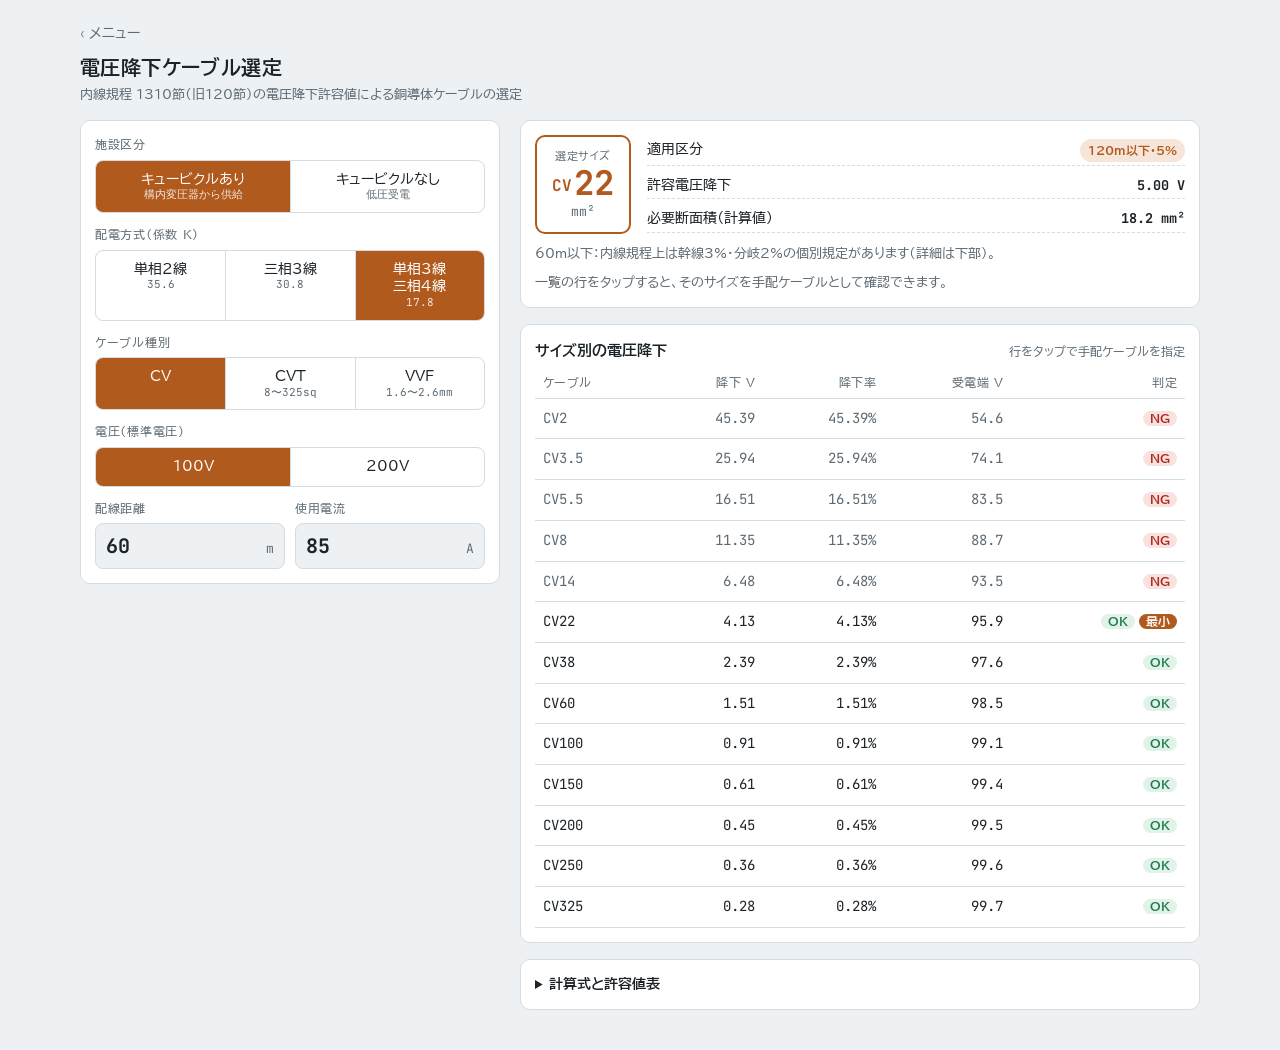
<file: tools/voltage-drop/index.html>
<!doctype html>
<html lang="ja">
<head>
<meta charset="utf-8">
<title>電圧降下ケーブル選定</title>
<meta name="viewport" content="width=device-width, initial-scale=1, viewport-fit=cover">
<meta name="claude:viewport-fit-sides" content="cover">
<meta name="app-root" content="../../">
<meta name="theme-color" content="#1f2a25">
<link rel="manifest" href="../../manifest.webmanifest">
<link rel="icon" href="../../icons/icon-192.png">
<link rel="preconnect" href="https://fonts.googleapis.com">
<link rel="stylesheet" href="https://fonts.googleapis.com/css2?family=BIZ+UDPGothic:wght@400;700&family=JetBrains+Mono:wght@500;700&display=swap">
<style>
/* Layout: 1カラムの現場ツール。上=入力、中=選定結果、下=全サイズ表（タップで手配ケーブルを指定） */
:root{
  --bg:#eef1f3; --panel:#ffffff; --ink:#1c2328; --muted:#5d6a73; --line:#d5dbe0;
  --copper:#b05a1e; --copper-soft:#f6e6d9; --ok:#1f7a4d; --ok-soft:#e1f2e8; --ng:#b3261e; --ng-soft:#f8e2e0;
  --f-body:"BIZ UDPGothic","Hiragino Sans","Noto Sans JP",system-ui,sans-serif;
  --f-num:"JetBrains Mono",ui-monospace,"Roboto Mono",monospace;
}
@media (prefers-color-scheme: dark){:root:not([data-theme="light"]){
  --bg:#14191d; --panel:#1d2429; --ink:#e7ecef; --muted:#9aa7b0; --line:#323c43;
  --copper:#e08a4a; --copper-soft:#3a2a1e; --ok:#5cc28e; --ok-soft:#173226; --ng:#f07a70; --ng-soft:#3b1d1b; color-scheme:dark}}
:root[data-theme="dark"]{
  --bg:#14191d; --panel:#1d2429; --ink:#e7ecef; --muted:#9aa7b0; --line:#323c43;
  --copper:#e08a4a; --copper-soft:#3a2a1e; --ok:#5cc28e; --ok-soft:#173226; --ng:#f07a70; --ng-soft:#3b1d1b; color-scheme:dark}
*{box-sizing:border-box}
[hidden]{display:none!important}
img{max-width:100%}
html,body{background:var(--bg);color:var(--ink);margin:0}
:root{padding-top:env(safe-area-inset-top,0px);padding-bottom:env(safe-area-inset-bottom,0px)}
body{font-family:var(--f-body);font-size:15px;line-height:1.55;
  padding-left:max(16px,env(safe-area-inset-left,0px));padding-right:max(16px,env(safe-area-inset-right,0px));padding-block:16px 40px}
.wrap{max-width:560px;margin:0 auto;display:flex;flex-direction:column;gap:14px}
.back{display:inline-flex;align-items:center;gap:4px;color:var(--muted);text-decoration:none;font-size:14px;min-height:36px;padding-right:8px}
.back:focus-visible{outline:2px solid var(--copper);outline-offset:2px;border-radius:6px}
header h1{font-size:20px;margin:0;text-wrap:balance;letter-spacing:.02em}
header p{margin:2px 0 0;color:var(--muted);font-size:12.5px}
.panel{background:var(--panel);border:1px solid var(--line);border-radius:10px;padding:14px}
.lbl{display:block;font-size:12px;color:var(--muted);letter-spacing:.06em;margin-bottom:6px}
.seg{display:grid;grid-template-columns:1fr 1fr;border:1px solid var(--line);border-radius:8px;overflow:hidden}
.seg.three{grid-template-columns:repeat(3,1fr)}
.seg input{position:absolute;opacity:0;pointer-events:none}
.seg label{text-align:center;padding:10px 4px;font-size:14px;cursor:pointer;border-left:1px solid var(--line);line-height:1.25}
.seg label:first-of-type{border-left:0}
.seg label small{display:block;font-family:var(--f-num);font-size:11px;color:var(--muted)}
.seg input:checked+label{background:var(--copper);color:#fff}
.seg input:checked+label small{color:#fff;opacity:.85}
.seg input:focus-visible+label{outline:2px solid var(--copper);outline-offset:-3px}
.grid3{display:grid;grid-template-columns:repeat(2,minmax(0,1fr));gap:10px;margin-top:14px}
.field{display:flex;flex-direction:column}
.inbox{display:flex;align-items:baseline;border:1px solid var(--line);border-radius:8px;padding:0 10px;background:var(--bg)}
.inbox:focus-within{border-color:var(--copper);box-shadow:0 0 0 2px var(--copper-soft)}
.inbox input{flex:1;min-width:0;border:0;background:transparent;color:var(--ink);font-family:var(--f-num);font-size:20px;font-weight:700;padding:9px 0;outline:none;font-variant-numeric:tabular-nums}
.inbox span{font-family:var(--f-num);color:var(--muted);font-size:13px;padding-left:4px}
.stack{display:flex;flex-direction:column;gap:12px}

.result{display:grid;grid-template-columns:auto 1fr;gap:4px 16px;align-items:center}
.pick{grid-row:span 3;text-align:center;border:2px solid var(--copper);border-radius:10px;padding:10px 14px;min-width:96px}
.pick .k{font-size:11px;color:var(--muted);letter-spacing:.06em}
.pick .v{font-family:var(--f-num);font-size:34px;font-weight:700;line-height:1.1;color:var(--copper)}
.pick .v .cv{font-size:16px;margin-right:2px;vertical-align:4px}
.pick .u{font-family:var(--f-num);font-size:13px;color:var(--muted)}
.kv{display:flex;justify-content:space-between;gap:8px;border-bottom:1px dashed var(--line);padding:3px 0;font-size:13.5px}
.kv b{font-family:var(--f-num);font-variant-numeric:tabular-nums}
.band{display:inline-block;font-size:12px;padding:2px 8px;border-radius:99px;background:var(--copper-soft);color:var(--copper);font-weight:700}
.note{font-size:12.5px;color:var(--muted);margin:10px 0 0}
.warn{font-size:13px;background:var(--ng-soft);color:var(--ng);border-radius:8px;padding:8px 10px;margin-top:10px}

.tblwrap{overflow-x:auto}
table{width:100%;border-collapse:collapse;font-variant-numeric:tabular-nums}
th{font-size:11.5px;color:var(--muted);font-weight:400;text-align:right;padding:6px 8px;border-bottom:1px solid var(--line);letter-spacing:.04em}
th:first-child,td:first-child{text-align:left}
td{font-family:var(--f-num);font-size:14px;text-align:right;padding:9px 8px;border-bottom:1px solid var(--line)}
tbody tr{cursor:pointer}
tbody tr:hover{background:var(--bg)}
tr.ng td{color:var(--muted)}
tr.chosen td{background:var(--copper-soft)}
tr.chosen td:first-child{box-shadow:inset 3px 0 0 var(--copper)}
.chip{font-family:var(--f-body);font-size:11.5px;font-weight:700;padding:2px 7px;border-radius:99px}
.chip.ok{background:var(--ok-soft);color:var(--ok)}
.chip.ng{background:var(--ng-soft);color:var(--ng)}
.chip.min{background:var(--copper);color:#fff;margin-left:4px}
.hd{display:flex;justify-content:space-between;align-items:baseline;gap:8px;margin-bottom:6px}
.hd h2{font-size:15px;margin:0}
.hd span{font-size:12px;color:var(--muted)}
details summary{cursor:pointer;font-size:13.5px;font-weight:700}
details table td,details table th{font-size:12.5px;padding:6px}
.formula{font-family:var(--f-num);font-size:13px;background:var(--bg);border-radius:6px;padding:8px 10px;overflow-x:auto;white-space:nowrap}
/* 広い画面（タブレット横向き・パソコン）：左に入力、右に結果 */
@media (min-width:900px){
  .wrap{max-width:1120px;display:grid;grid-template-columns:minmax(0,420px) minmax(0,1fr);gap:16px 20px;align-items:start}
  .wrap>header{grid-column:1/-1}
  .wrap>.in{grid-column:1;grid-row:2/span 3;position:sticky;top:16px}
  .wrap>.out{grid-column:2}
}
</style>
</head>
<body>
<div class="wrap">
  <header>
    <a class="back" href="../../index.html">‹ メニュー</a>
    <h1>電圧降下ケーブル選定</h1>
    <p>内線規程 1310節（旧120節）の電圧降下許容値による銅導体ケーブルの選定</p>
  </header>

  <section class="panel stack in" aria-label="入力">
    <div>
      <span class="lbl">施設区分</span>
      <div class="seg" role="radiogroup">
        <input type="radio" name="cub" id="cub1" value="1" checked><label for="cub1">キュービクルあり<small>構内変圧器から供給</small></label>
        <input type="radio" name="cub" id="cub0" value="0"><label for="cub0">キュービクルなし<small>低圧受電</small></label>
      </div>
    </div>
    <div>
      <span class="lbl">配電方式（係数 K）</span>
      <div class="seg three" role="radiogroup">
        <input type="radio" name="sys" id="sys1" value="35.6"><label for="sys1">単相2線<small>35.6</small></label>
        <input type="radio" name="sys" id="sys2" value="30.8"><label for="sys2">三相3線<small>30.8</small></label>
        <input type="radio" name="sys" id="sys3" value="17.8" checked><label for="sys3">単相3線<br>三相4線<small>17.8</small></label>
      </div>
    </div>
    <div>
      <span class="lbl">ケーブル種別</span>
      <div class="seg three" role="radiogroup">
        <input type="radio" name="cab" id="cabCV" value="CV" checked><label for="cabCV">CV</label>
        <input type="radio" name="cab" id="cabCVT" value="CVT"><label for="cabCVT">CVT<small>8〜325sq</small></label>
        <input type="radio" name="cab" id="cabVVF" value="VVF"><label for="cabVVF">VVF<small>1.6〜2.6mm</small></label>
      </div>
    </div>
    <div>
      <span class="lbl">電圧（標準電圧）</span>
      <div class="seg" role="radiogroup">
        <input type="radio" name="vol" id="vol100" value="100" checked><label for="vol100">100V</label>
        <input type="radio" name="vol" id="vol200" value="200"><label for="vol200">200V</label>
      </div>
    </div>
    <div class="grid3" style="margin-top:0">
      <div class="field"><label class="lbl" for="len">配線距離</label><div class="inbox"><input id="len" type="number" inputmode="decimal" min="0" value="60"><span>m</span></div></div>
      <div class="field"><label class="lbl" for="cur">使用電流</label><div class="inbox"><input id="cur" type="number" inputmode="decimal" min="0" value="85"><span>A</span></div></div>
    </div>
  </section>

  <section class="panel out" aria-label="選定結果">
    <div class="result">
      <div class="pick"><div class="k">選定サイズ</div><div class="v" id="rPick">—</div><div class="u" id="rUnit">mm²</div></div>
      <div class="kv"><span>適用区分</span><span class="band" id="rBand">—</span></div>
      <div class="kv"><span>許容電圧降下</span><b id="rAllow">—</b></div>
      <div class="kv"><span>必要断面積（計算値）</span><b id="rNeed">—</b></div>
    </div>
    <div id="rWarn"></div>
    <div class="note" id="rChosen"></div>
  </section>

  <section class="panel out" aria-label="サイズ別一覧">
    <div class="hd"><h2>サイズ別の電圧降下</h2><span>行をタップで手配ケーブルを指定</span></div>
    <div class="tblwrap">
      <table>
        <thead><tr><th>ケーブル</th><th>降下 V</th><th>降下率</th><th>受電端 V</th><th>判定</th></tr></thead>
        <tbody id="tbody"></tbody>
      </table>
    </div>
  </section>

  <section class="panel stack out">
    <details>
      <summary>計算式と許容値表</summary>
      <div class="stack" style="margin-top:10px">
        <div class="formula" id="fx"></div>
        <div class="tblwrap"><table>
          <thead><tr><th>こう長</th><th>キュービクルあり</th><th>キュービクルなし</th></tr></thead>
          <tbody id="allowRows"></tbody></table></div>
        <p class="note" style="margin:0" id="shortNote"></p>
        <p class="note" style="margin:0">電圧降下だけで選んだ結果です。許容電流（布設条件・低減率）、遮断器との協調は別途確認してください。</p>
      </div>
    </details>
  </section>
</div>

<script src="../../shared/app.js"></script>
<script src="../../data/voltage-drop-data.js"></script>
<script>
const D=window.VD_DATA;
const CABLE=D.cables;
const lab=(type,a)=>CABLE[type].labels?CABLE[type].labels[String(a)]:String(a);
let SIZES=CABLE.CV.sizes;
const $=id=>document.getElementById(id);
let chosen=null; // 手動で指定した手配ケーブル

function rateFor(len,cub){
  const row=D.allowance.find(r=>len<=r.maxLength);
  return {band:row.label,rate:cub?row.cubicle:row.lowVoltage};
}
const drop=(K,L,I,A)=>K*L*I/(1000*A);
const fmt=(n,d=2)=>Number.isFinite(n)?n.toFixed(d):"—";

/* 許容値表と60m以下の注記はデータから作る */
$("allowRows").innerHTML=D.allowance.map(r=>`<tr><td>${r.label}</td><td>${r.cubicle}%</td><td>${r.lowVoltage}%</td></tr>`).join("");
$("shortNote").textContent=`60m以下の場合、内線規程では幹線・分岐回路をそれぞれ別に規定しています（キュービクルあり：幹線${D.short60.cubicleMain}%・分岐${D.short60.branch}%、なし：幹線${D.short60.lowVoltageMain}%・分岐${D.short60.branch}%）。このアプリは手持ちの計算表に合わせ、60m以下も「${D.allowance[0].label}」の合計値で判定します。`;

function calc(){
  const cub=document.querySelector('input[name=cub]:checked').value==="1";
  const type=document.querySelector('input[name=cab]:checked').value;
  SIZES=CABLE[type].sizes; const unit=CABLE[type].unit;
  $("rUnit").textContent=unit;
  const K=parseFloat(document.querySelector('input[name=sys]:checked').value);
  const L=parseFloat($("len").value), I=parseFloat($("cur").value), V=parseFloat(document.querySelector('input[name=vol]:checked').value);
  save();
  const valid=[L,I,V].every(x=>Number.isFinite(x)&&x>0);
  if(!valid){$("tbody").innerHTML="";["rPick","rBand","rAllow","rNeed"].forEach(i=>$(i).textContent="—");
    $("rWarn").innerHTML='<div class="warn">配線距離と使用電流を入力してください。</div>';$("rChosen").textContent="";return;}
  const {band,rate}=rateFor(L,cub);
  const eAllow=V*rate/100;
  const need=K*L*I/(1000*eAllow);
  const pick=SIZES.find(s=>s>=need);
  $("rBand").textContent=`${band}・${rate}%`;
  $("rAllow").textContent=`${fmt(eAllow)} V`;
  $("rNeed").textContent=`${fmt(need,1)} mm²`;
  $("rPick").innerHTML=pick?`<span class="cv">${type}</span>${lab(type,pick)}`:"超過";
  let w="";
  if(!pick) w+= type==="VVF"
    ? `<div class="warn">VVF 2.6mmでも許容値を超えます。CV・CVTでの選定を検討してください。</div>`
    : `<div class="warn">325mm²でも許容値を超えます。並列布設（必要断面積を本数で割る）や電圧の見直しを検討してください。</div>`;
  if(type==="VVF") w+=`<p class="note">VVFは導体径で表示しています。計算は断面積（1.6mm=2.01mm²、2.0mm=3.14mm²、2.6mm=5.31mm²）で行っています。</p>`;
  if(L<=60) w+=`<p class="note">60m以下：内線規程上は幹線${cub?D.short60.cubicleMain:D.short60.lowVoltageMain}%・分岐${D.short60.branch}%の個別規定があります（詳細は下部）。</p>`;
  $("rWarn").innerHTML=w;

  if(chosen!==null && !SIZES.includes(chosen)) chosen=null;
  $("tbody").innerHTML=SIZES.map(s=>{
    const e=drop(K,L,I,s), p=e/V*100, ok=e<=eAllow;
    const cls=[ok?"":"ng", s===chosen?"chosen":""].join(" ");
    return `<tr class="${cls}" data-s="${s}" tabindex="0"><td>${type}${lab(type,s)}</td><td>${fmt(e)}</td><td>${fmt(p)}%</td><td>${fmt(V-e,1)}</td>
      <td><span class="chip ${ok?"ok":"ng"}">${ok?"OK":"NG"}</span>${s===pick?'<span class="chip min">最小</span>':""}</td></tr>`;
  }).join("");

  const ref=chosen??pick??SIZES[SIZES.length-1];
  const e=drop(K,L,I,ref);
  $("rChosen").innerHTML = chosen!==null
    ? `手配ケーブル ${type}${lab(type,chosen)}${unit}：降下 ${fmt(e)}V（${fmt(e/V*100)}%）→ <b style="color:var(${e<=eAllow?'--ok':'--ng'})">${e<=eAllow?"許容内":"許容超過"}</b>`
    : "一覧の行をタップすると、そのサイズを手配ケーブルとして確認できます。";
  $("fx").textContent=`e = ${K} × ${L}m × ${I}A ÷ (1000 × ${ref}mm²) = ${fmt(e,3)} V`;
}

function save(){try{localStorage.setItem("vdrop",JSON.stringify({
  cub:document.querySelector('input[name=cub]:checked').id, sys:document.querySelector('input[name=sys]:checked').id,
  vol:document.querySelector('input[name=vol]:checked').id,cab:document.querySelector('input[name=cab]:checked').id,len:$("len").value,cur:$("cur").value}))}catch(e){}}
function load(){try{const d=JSON.parse(localStorage.getItem("vdrop")||"null");if(!d)return;
  [d.cub,d.sys,d.vol,d.cab].forEach(id=>{const el=id&&$(id);if(el&&el.type==="radio")el.checked=true});
  ["len","cur"].forEach(k=>{if(d[k]!=null)$(k).value=d[k]})}catch(e){}}

document.addEventListener("input",e=>{if(e.target.matches("input"))calc()});
function choose(tr){const s=parseFloat(tr.dataset.s);chosen=(chosen===s)?null:s;calc();}
$("tbody").addEventListener("click",e=>{const tr=e.target.closest("tr");if(tr)choose(tr)});
$("tbody").addEventListener("keydown",e=>{if((e.key==="Enter"||e.key===" ")&&e.target.matches("tr")){e.preventDefault();choose(e.target)}});
load();calc();
</script>
</body>
</html>
</file>
<file: shared/app.css>
/* 現場ツール箱 — 共通スタイル
   レイアウト：片手操作を想定した1カラム。上部に固定ヘッダー、カード型のツール一覧／入力フォーム。
   色はテスター（計測器）の黄色をアクセントに、わずかに緑寄りのグレーを地色にしている。 */
:root {
  --bg: #eef1ef;
  --surface: #ffffff;
  --surface-2: #e3e8e5;
  --line: #c9d1cd;
  --fg: #18201c;
  --muted: #5a6661;
  --accent: #f0b429;        /* テスターイエロー */
  --accent-ink: #1d1a10;    /* アクセント上の文字 */
  --head: #1f2a25;          /* ヘッダー地 */
  --head-fg: #f2f5f3;
  --ok: #1f8a4c;
  --ok-bg: #dff2e6;
  --ng: #c2362b;
  --ng-bg: #fbe3e0;
  --warn: #9a6a00;
  --focus: #2b6cb0;

  --font-body: "BIZ UDPGothic", "Hiragino Sans", "Noto Sans JP", "Yu Gothic", sans-serif;
  --font-num: "JetBrains Mono", "BIZ UDGothic", ui-monospace, "Consolas", monospace;

  --r: 10px;
  --gap: 12px;
}
@media (prefers-color-scheme: dark) {
  :root:not([data-theme="light"]) {
    --bg: #121714; --surface: #1a211d; --surface-2: #232c27; --line: #34403a;
    --fg: #e6ece8; --muted: #9aa8a1; --accent: #f2bb3d; --accent-ink: #1d1a10;
    --head: #0c100e; --head-fg: #eef2ef;
    --ok: #5ccf8a; --ok-bg: #173826; --ng: #ff7a6e; --ng-bg: #3d1c19; --warn: #e8b84a; --focus: #7fb2ec;
    color-scheme: dark;
  }
}
:root[data-theme="dark"] {
  --bg: #121714; --surface: #1a211d; --surface-2: #232c27; --line: #34403a;
  --fg: #e6ece8; --muted: #9aa8a1; --accent: #f2bb3d; --accent-ink: #1d1a10;
  --head: #0c100e; --head-fg: #eef2ef;
  --ok: #5ccf8a; --ok-bg: #173826; --ng: #ff7a6e; --ng-bg: #3d1c19; --warn: #e8b84a; --focus: #7fb2ec;
  color-scheme: dark;
}

* { box-sizing: border-box; }
html, body { margin: 0; }
body {
  background: var(--bg);
  color: var(--fg);
  font-family: var(--font-body);
  font-size: 16px;
  line-height: 1.6;
  -webkit-text-size-adjust: 100%;
}
body::before {
  content: ""; position: fixed; inset: 0 0 auto;
  height: env(safe-area-inset-top, 0px); z-index: 10; background: var(--head);
}

/* ヘッダー */
.app-head {
  position: sticky; top: env(safe-area-inset-top, 0px); z-index: 5;
  background: var(--head); color: var(--head-fg);
  padding-left: max(16px, env(safe-area-inset-left, 0px));
  padding-right: max(16px, env(safe-area-inset-right, 0px));
  padding-block: 10px;
  display: flex; align-items: center; gap: 10px;
  border-bottom: 3px solid var(--accent);
}
.app-head h1 { font-size: 18px; margin: 0; line-height: 1.3; flex: 1; min-width: 0; text-wrap: balance; }
.app-head .back {
  color: var(--head-fg); text-decoration: none; font-size: 15px;
  display: inline-flex; align-items: center; gap: 4px;
  padding: 6px 10px 6px 4px; border-radius: 8px;
}
.app-head .back:focus-visible, .app-head .back:hover { background: rgba(255,255,255,.1); }
.badge-ver { font-family: var(--font-num); font-size: 11px; opacity: .65; }

main {
  max-width: 640px; margin: 0 auto;
  padding-left: max(16px, env(safe-area-inset-left, 0px));
  padding-right: max(16px, env(safe-area-inset-right, 0px));
  padding-block: 16px 40px;
  display: flex; flex-direction: column; gap: 16px;
}

.section-label {
  font-size: 12px; letter-spacing: .08em; color: var(--muted);
  margin: 4px 0 -6px; font-weight: 700;
}

/* カード */
.card {
  background: var(--surface); border: 1px solid var(--line);
  border-radius: var(--r); padding: 16px;
  display: flex; flex-direction: column; gap: var(--gap);
}
.card h2 { font-size: 16px; margin: 0; }

/* フォーム */
.field { display: flex; flex-direction: column; gap: 6px; }
.field > label, .field > .label { font-size: 14px; font-weight: 700; }
.field .hint { font-size: 12px; color: var(--muted); }
.row2 { display: grid; grid-template-columns: 1fr 1fr; gap: var(--gap); }
.row2 > * { min-width: 0; }
@media (max-width: 360px) { .row2 { grid-template-columns: 1fr; } }

.input-unit { position: relative; }
.input-unit input { padding-right: 44px; }
.input-unit .unit {
  position: absolute; right: 12px; top: 50%; transform: translateY(-50%);
  color: var(--muted); font-family: var(--font-num); font-size: 14px; pointer-events: none;
}
input[type="number"], select {
  width: 100%; min-height: 48px;
  font: inherit; font-family: var(--font-num); font-size: 18px;
  color: var(--fg); background: var(--bg);
  border: 1px solid var(--line); border-radius: 8px; padding: 8px 12px;
}
select { font-family: var(--font-body); font-size: 16px; }
input:focus-visible, select:focus-visible, button:focus-visible, a:focus-visible {
  outline: 3px solid var(--focus); outline-offset: 2px;
}

/* セグメント切替（キュービクル有無など） */
.seg { display: grid; grid-auto-flow: column; grid-auto-columns: 1fr; gap: 0;
  border: 1px solid var(--line); border-radius: 8px; overflow: hidden; }
.seg input { position: absolute; opacity: 0; pointer-events: none; }
.seg label {
  min-height: 48px; display: flex; align-items: center; justify-content: center; text-align: center;
  padding: 6px 8px; font-size: 14px; line-height: 1.3; cursor: pointer; background: var(--bg);
  border-left: 1px solid var(--line);
}
.seg label:first-of-type { border-left: 0; }
.seg input:checked + label { background: var(--accent); color: var(--accent-ink); font-weight: 700; }
.seg input:focus-visible + label { outline: 3px solid var(--focus); outline-offset: -3px; }

.btn {
  min-height: 48px; border: 0; border-radius: 8px; font: inherit; font-weight: 700; cursor: pointer;
  background: var(--surface-2); color: var(--fg); padding: 0 16px;
}
.btn-primary { background: var(--accent); color: var(--accent-ink); }

/* 結果表示 */
.verdict {
  border-radius: var(--r); padding: 16px; display: grid; gap: 4px;
  border: 2px solid var(--line); background: var(--surface);
}
.verdict.ok { border-color: var(--ok); background: var(--ok-bg); }
.verdict.ng { border-color: var(--ng); background: var(--ng-bg); }
.verdict .k { font-size: 13px; color: var(--muted); }
.verdict .big { font-family: var(--font-num); font-size: 34px; font-weight: 700; line-height: 1.2; }
.verdict .big small { font-size: 18px; margin-left: 4px; }
.verdict .sub { font-size: 14px; }

.kv { display: grid; grid-template-columns: auto 1fr; gap: 6px 16px; margin: 0; font-size: 14px; }
.kv dt { color: var(--muted); }
.kv dd { margin: 0; text-align: right; font-family: var(--font-num); font-variant-numeric: tabular-nums; }

.table-wrap { overflow-x: auto; margin: 0 -4px; }
table.sizes { width: 100%; border-collapse: collapse; font-size: 14px; font-variant-numeric: tabular-nums; }
table.sizes th, table.sizes td { padding: 8px 6px; border-bottom: 1px solid var(--line); text-align: right; white-space: nowrap; }
table.sizes th { font-size: 12px; color: var(--muted); font-weight: 700; }
table.sizes th:first-child, table.sizes td:first-child { text-align: left; }
table.sizes td { font-family: var(--font-num); }
table.sizes tr.pick td { background: color-mix(in srgb, var(--accent) 22%, transparent); font-weight: 700; }
.pill { display: inline-block; font-family: var(--font-body); font-size: 12px; font-weight: 700;
  padding: 1px 8px; border-radius: 99px; }
.pill.ok { color: var(--ok); background: var(--ok-bg); }
.pill.ng { color: var(--ng); background: var(--ng-bg); }

details.basis { font-size: 14px; }
details.basis summary { cursor: pointer; font-weight: 700; min-height: 32px; }
details.basis p { margin: 6px 0; }
.formula { font-family: var(--font-num); background: var(--surface-2); padding: 8px 10px; border-radius: 6px; overflow-x: auto; }

.note { font-size: 12px; color: var(--muted); }

/* メニュー */
.tool-list { display: grid; gap: 12px; list-style: none; margin: 0; padding: 0; }
.tool {
  display: grid; grid-template-columns: 52px 1fr auto; align-items: center; gap: 14px;
  background: var(--surface); border: 1px solid var(--line); border-radius: var(--r);
  padding: 14px; color: var(--fg); text-decoration: none; min-height: 84px;
}
.tool > div { min-width: 0; }
a.tool:hover { border-color: var(--accent); }
a.tool:active { transform: scale(.99); }
.tool .ico {
  width: 52px; height: 52px; border-radius: 10px; display: grid; place-items: center;
  background: var(--head); color: var(--accent);
}
.tool .ico svg { width: 30px; height: 30px; }
.tool .name { font-weight: 700; font-size: 16px; line-height: 1.4; }
.tool .desc { font-size: 13px; color: var(--muted); line-height: 1.5; }
.tool .chev { color: var(--muted); font-size: 20px; }
.tool.soon { opacity: .6; }
.tool .tag { font-size: 11px; font-weight: 700; border: 1px solid var(--line); border-radius: 99px; padding: 2px 8px; color: var(--muted); white-space: nowrap; }

.foot { text-align: center; font-size: 12px; color: var(--muted); }

/* 会社表記（メニュー最下部・控えめに） */
body:has(> .credit) { min-height: 100vh; min-height: 100dvh; display: flex; flex-direction: column; }
body:has(> .credit) > main { flex: 1 0 auto; width: 100%; }
.credit {
  text-align: center; font-size: 11px; letter-spacing: .04em;
  color: var(--muted); opacity: .7;
  padding-block: 8px 20px;
  padding-left: max(16px, env(safe-area-inset-left, 0px));
  padding-right: max(16px, env(safe-area-inset-right, 0px));
}

/* 広い画面ではツールを2列以上に並べる */
@media (min-width: 760px) {
  main { max-width: 960px; }
  .tool-list { grid-template-columns: repeat(auto-fill, minmax(320px, 1fr)); }
}

@media (prefers-reduced-motion: reduce) { * { transition: none !important; } a.tool:active { transform: none; } }
</file>
